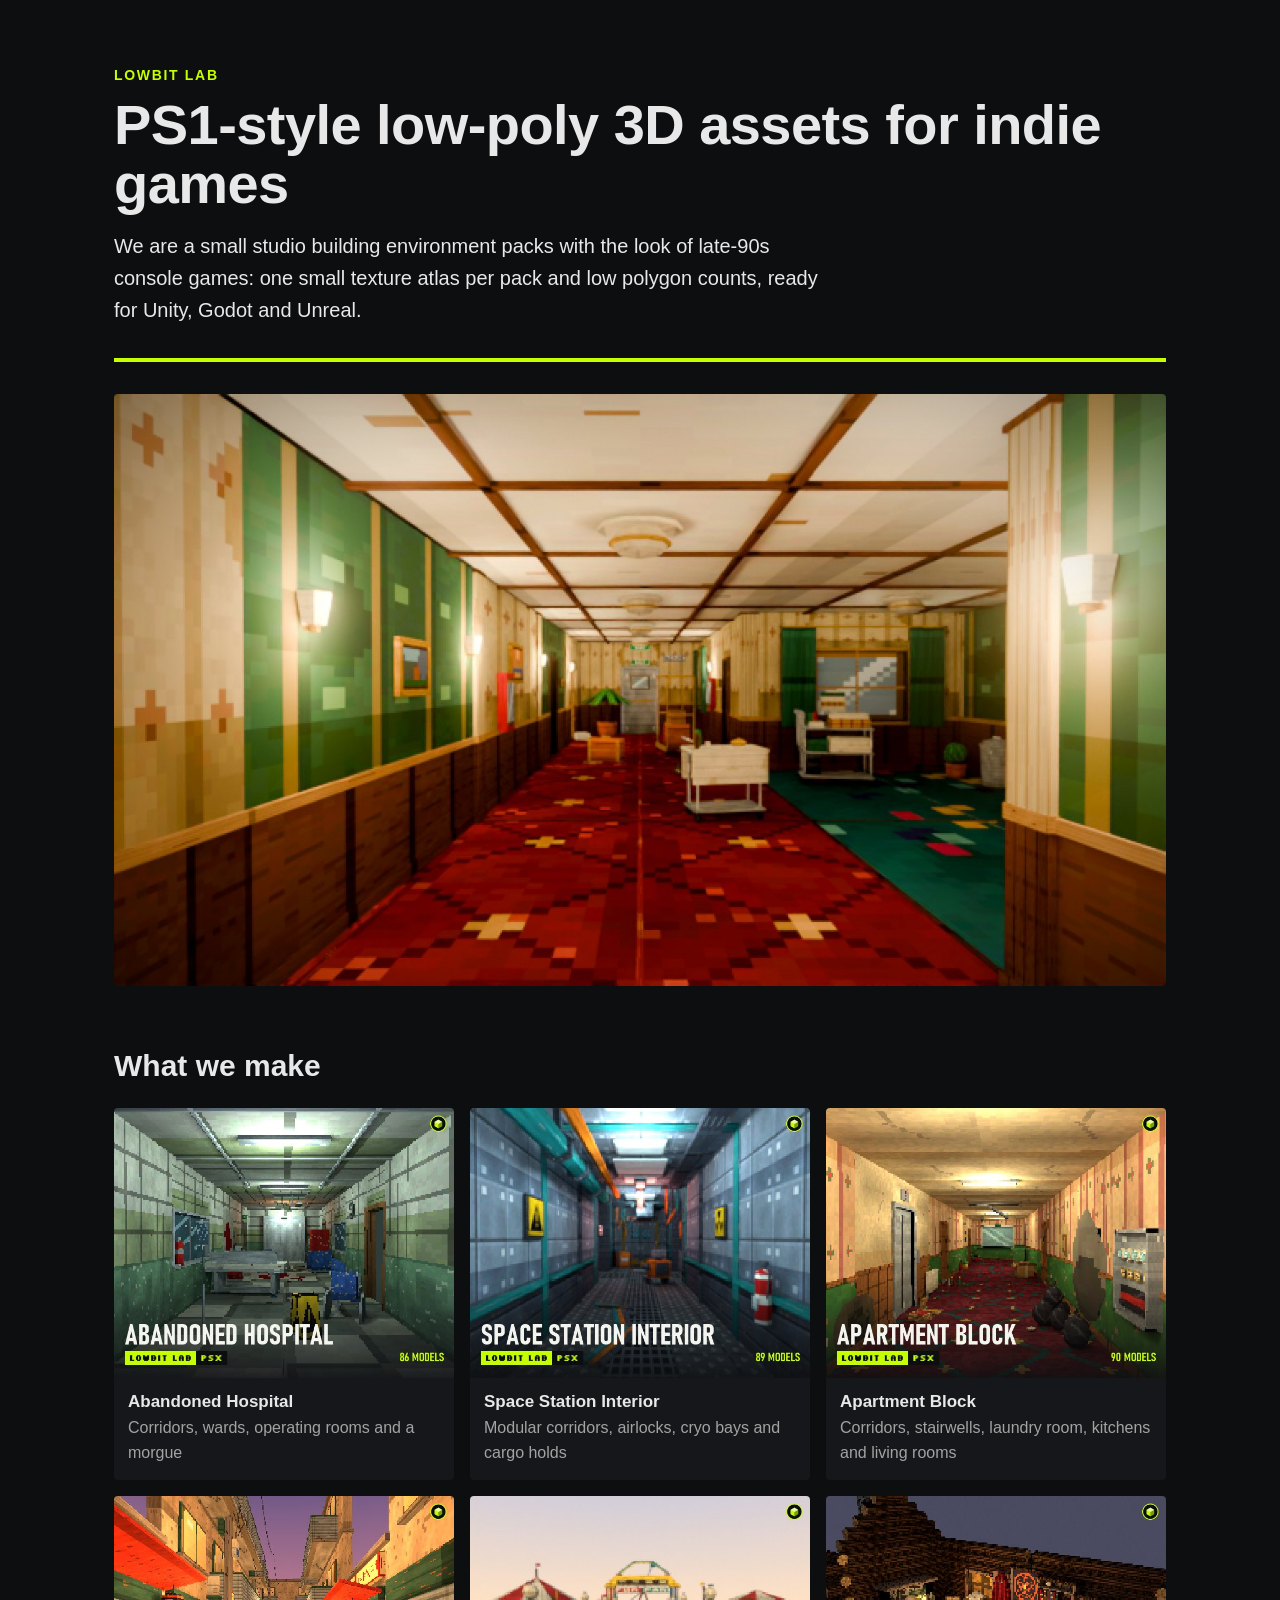
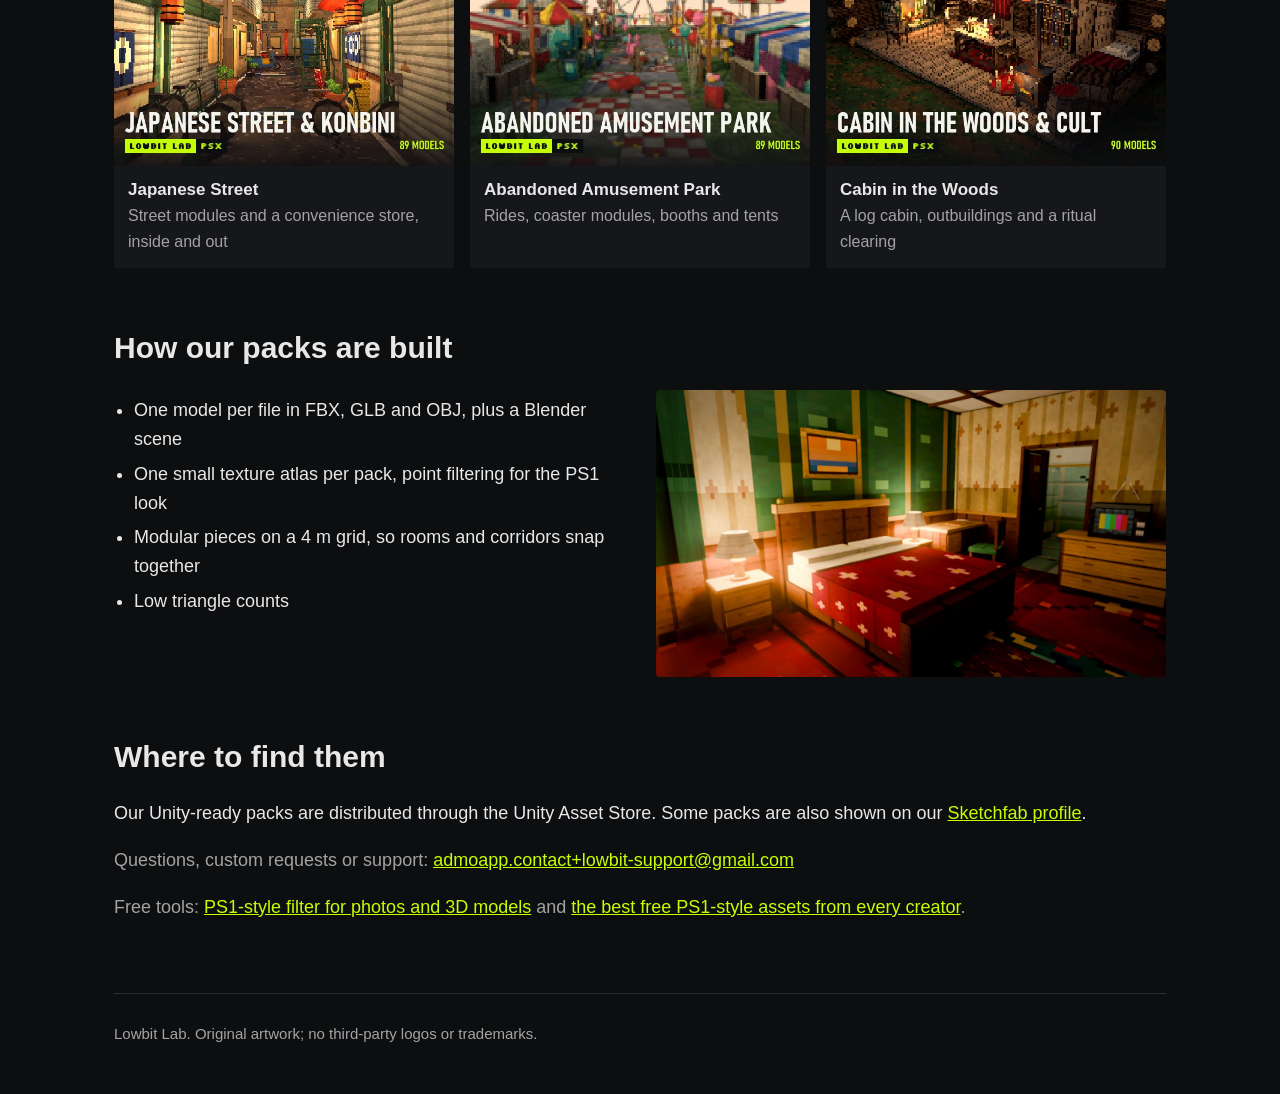
<file: index.html>
<!doctype html>
<html lang="en">
<head>
<meta charset="utf-8">
<meta name="viewport" content="width=device-width, initial-scale=1">
<title>Lowbit Lab - PS1-style low-poly 3D assets</title>
<meta name="description" content="Lowbit Lab is a small studio making PS1-style low-poly 3D environment packs for indie games: horror locations, retro interiors, towns and nature.">
<style>
  :root { --bg:#0d0e10; --panel:#16171a; --text:#e8e8e8; --muted:#a3a3a3; --accent:#c6ff00; }
  * { box-sizing:border-box; }
  body { margin:0; background:var(--bg); color:var(--text); font-family:"Segoe UI", Roboto, Helvetica, Arial, sans-serif; font-size:18px; line-height:1.6; }
  .wrap { max-width:1100px; margin:0 auto; padding:0 24px; }
  header { padding:64px 0 32px; border-bottom:4px solid var(--accent); }
  header .tag { color:var(--accent); font-weight:700; letter-spacing:.12em; font-size:14px; text-transform:uppercase; }
  h1 { font-size:56px; line-height:1.05; margin:10px 0 16px; letter-spacing:-.01em; }
  header p { max-width:720px; color:var(--text); font-size:20px; margin:0; }
  h2 { font-size:30px; margin:56px 0 18px; }
  .hero { margin-top:32px; }
  .hero img { width:100%; display:block; border-radius:4px; }
  .grid { display:grid; grid-template-columns:repeat(3, 1fr); gap:16px; }
  .grid figure { margin:0; background:var(--panel); border-radius:4px; overflow:hidden; }
  .grid img { width:100%; display:block; aspect-ratio:630/500; object-fit:cover; }
  .grid figcaption { padding:10px 14px 14px; font-size:16px; color:var(--muted); }
  .grid figcaption b { color:var(--text); display:block; font-size:17px; }
  .two { display:grid; grid-template-columns:1fr 1fr; gap:32px; }
  ul { padding-left:20px; margin:0; }
  li { margin:6px 0; }
  .note { color:var(--muted); }
  footer { margin:72px 0 0; padding:28px 0 48px; border-top:1px solid #2a2b2f; color:var(--muted); font-size:15px; }
  a { color:var(--accent); }
  @media (max-width:800px) { h1 { font-size:40px; } .grid { grid-template-columns:1fr 1fr; } .two { grid-template-columns:1fr; } }
</style>
</head>
<body>
<div class="wrap">
  <header>
    <div class="tag">Lowbit Lab</div>
    <h1>PS1-style low-poly 3D assets for indie games</h1>
    <p>We are a small studio building environment packs with the look of late-90s console games: one small texture atlas per pack and low polygon counts, ready for Unity, Godot and Unreal.</p>
  </header>

  <div class="hero"><img src="img/hotel_corridor.jpg" alt="Retro hotel corridor built from our PS1-style models"></div>

  <h2>What we make</h2>
  <div class="grid">
    <figure><img src="img/hospital.jpg" alt="Abandoned hospital pack"><figcaption><b>Abandoned Hospital</b>Corridors, wards, operating rooms and a morgue</figcaption></figure>
    <figure><img src="img/space_station.jpg" alt="Space station interior pack"><figcaption><b>Space Station Interior</b>Modular corridors, airlocks, cryo bays and cargo holds</figcaption></figure>
    <figure><img src="img/apartment.jpg" alt="Apartment block pack"><figcaption><b>Apartment Block</b>Corridors, stairwells, laundry room, kitchens and living rooms</figcaption></figure>
    <figure><img src="img/japanese_street.jpg" alt="Japanese street pack"><figcaption><b>Japanese Street</b>Street modules and a convenience store, inside and out</figcaption></figure>
    <figure><img src="img/amusement_park.jpg" alt="Abandoned amusement park pack"><figcaption><b>Abandoned Amusement Park</b>Rides, coaster modules, booths and tents</figcaption></figure>
    <figure><img src="img/cabin.jpg" alt="Cabin in the woods pack"><figcaption><b>Cabin in the Woods</b>A log cabin, outbuildings and a ritual clearing</figcaption></figure>
  </div>

  <h2>How our packs are built</h2>
  <div class="two">
    <ul>
      <li>One model per file in FBX, GLB and OBJ, plus a Blender scene</li>
      <li>One small texture atlas per pack, point filtering for the PS1 look</li>
      <li>Modular pieces on a 4 m grid, so rooms and corridors snap together</li>
      <li>Low triangle counts</li>
    </ul>
    <div><img src="img/hotel_room.jpg" alt="Hotel guest room built from our models" style="width:100%;border-radius:4px;display:block"></div>
  </div>

  <h2>Where to find them</h2>
  <p>Our Unity-ready packs are distributed through the Unity Asset Store. Some packs are also shown on our <a href="https://sketchfab.com/LowbitLab">Sketchfab profile</a>.</p>
  <p class="note">Questions, custom requests or support: <a href="mailto:admoapp.contact+lowbit-support@gmail.com">admoapp.contact+lowbit-support@gmail.com</a></p>

  <p class="note">Free tools: <a href="ps1ify/">PS1-style filter for photos and 3D models</a> and <a href="free-ps1-assets/">the best free PS1-style assets from every creator</a>.</p>

  <footer>Lowbit Lab. Original artwork; no third-party logos or trademarks.</footer>
</div>
</body>
</html>
</file>
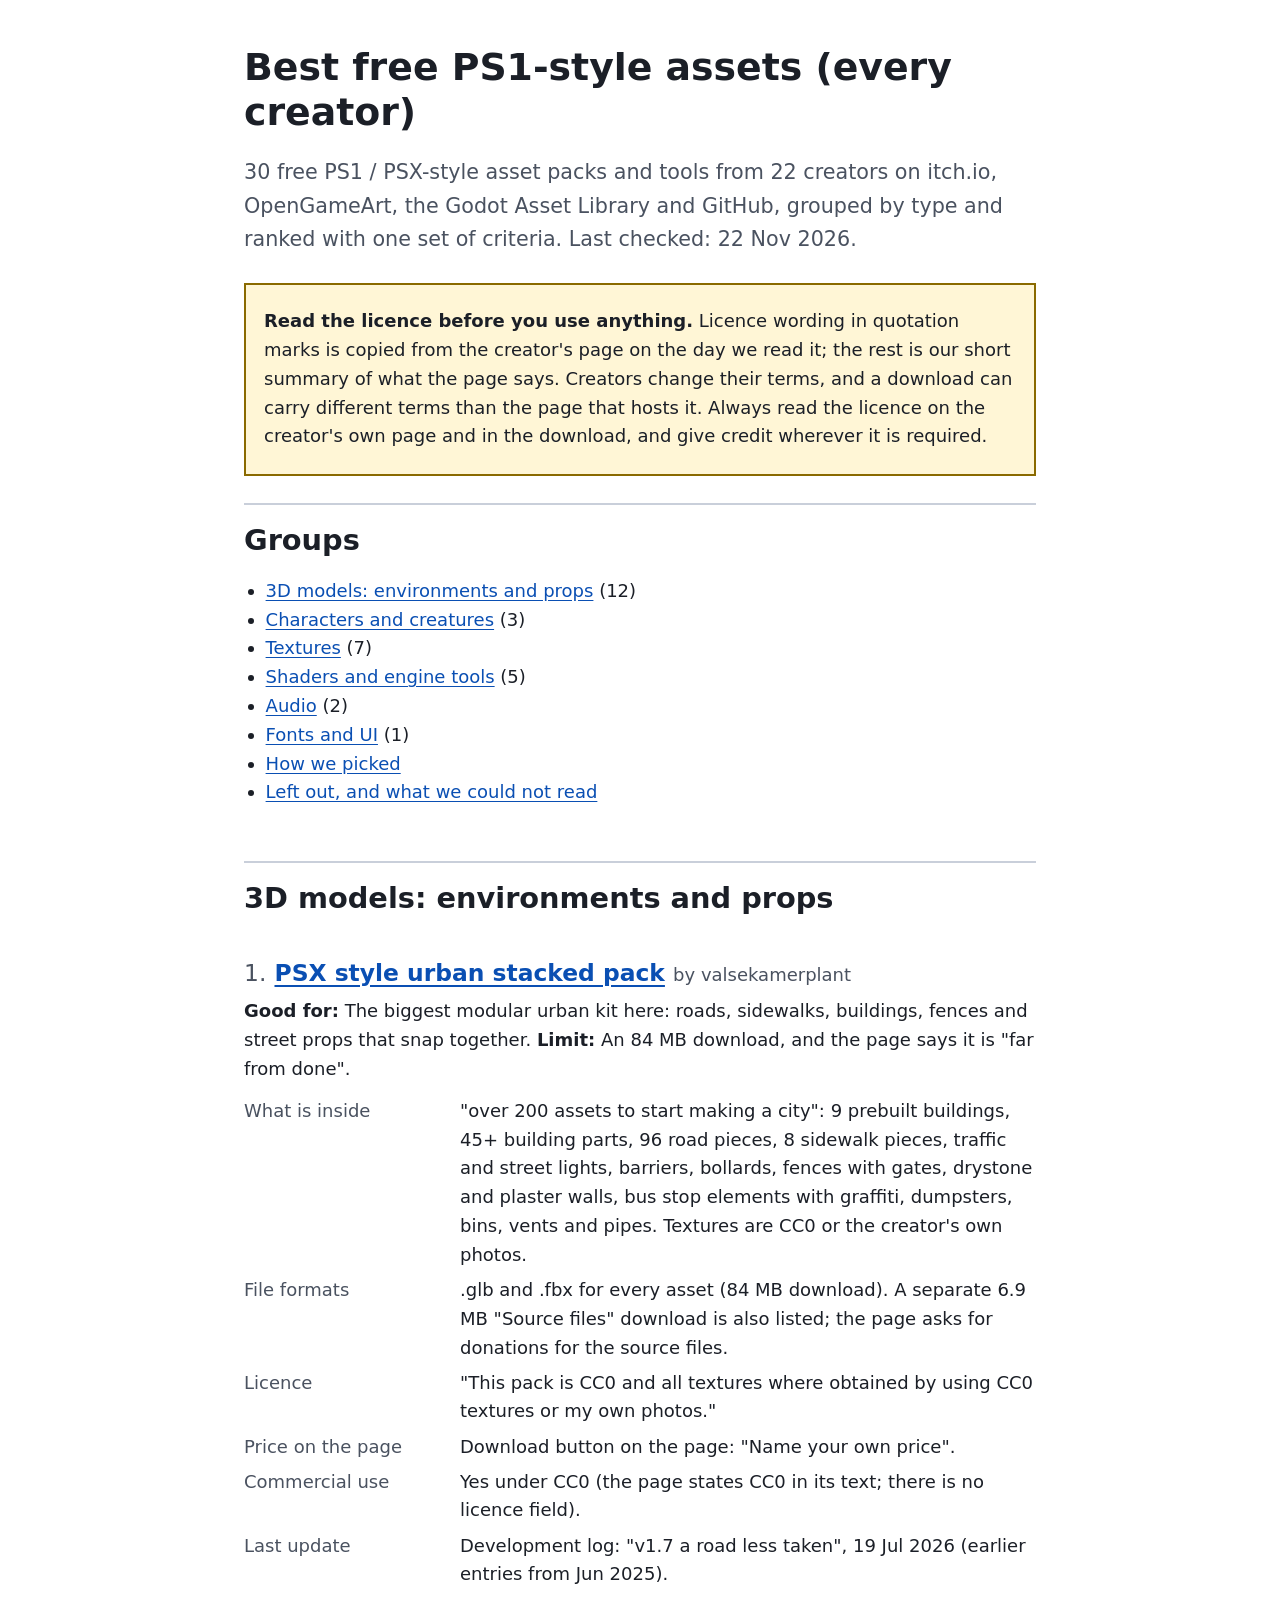
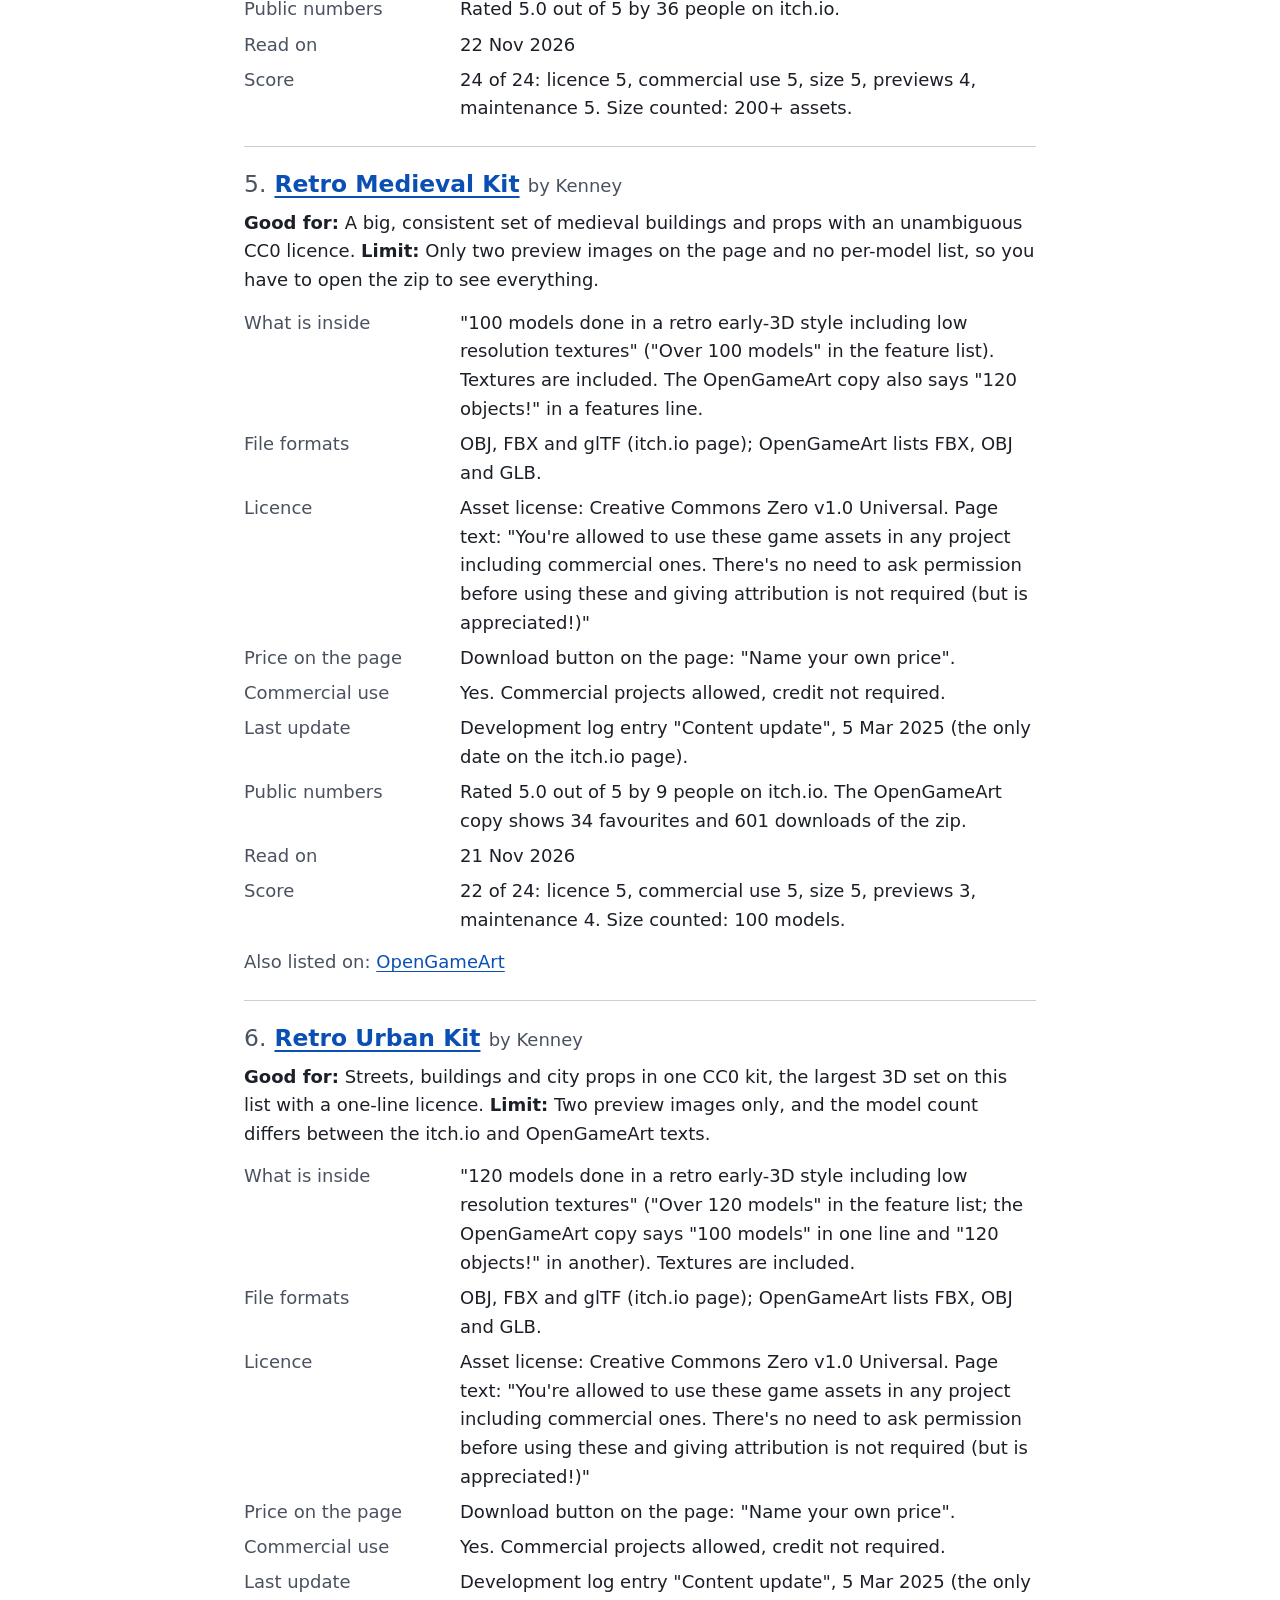
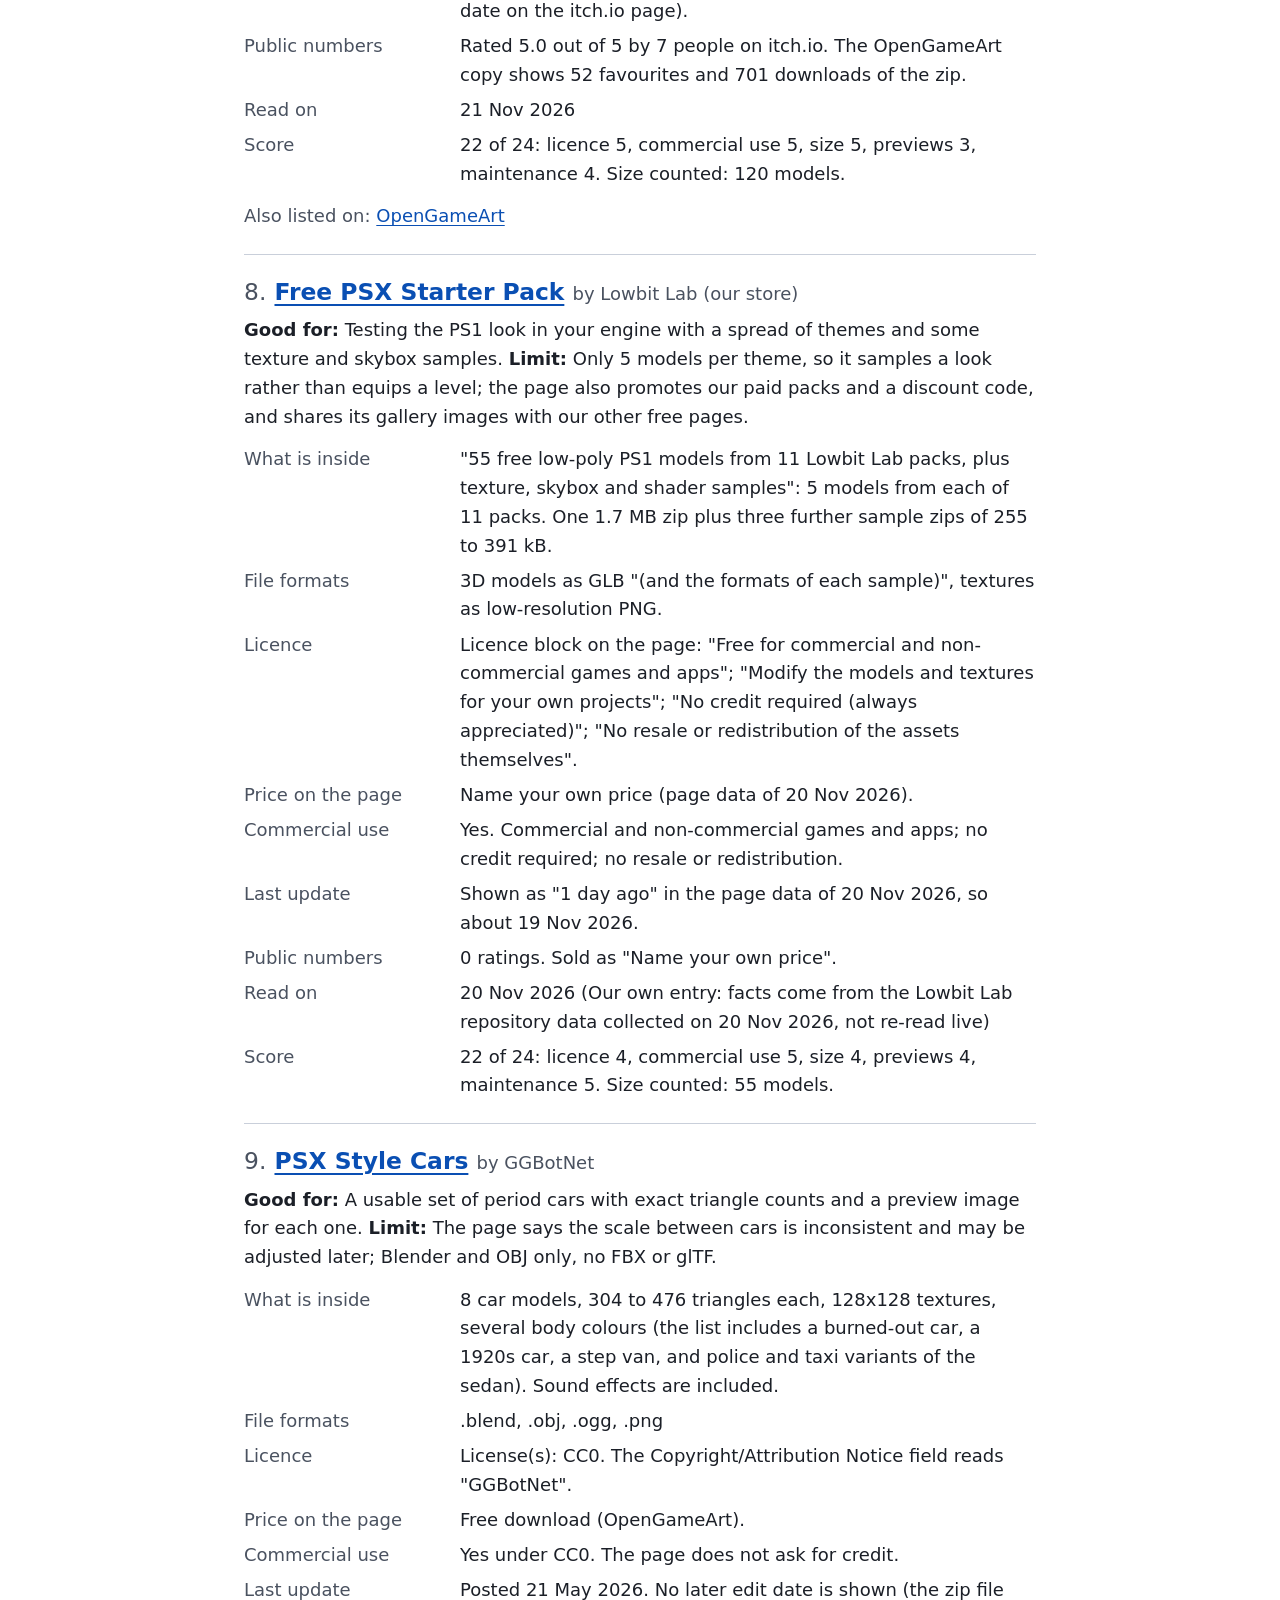
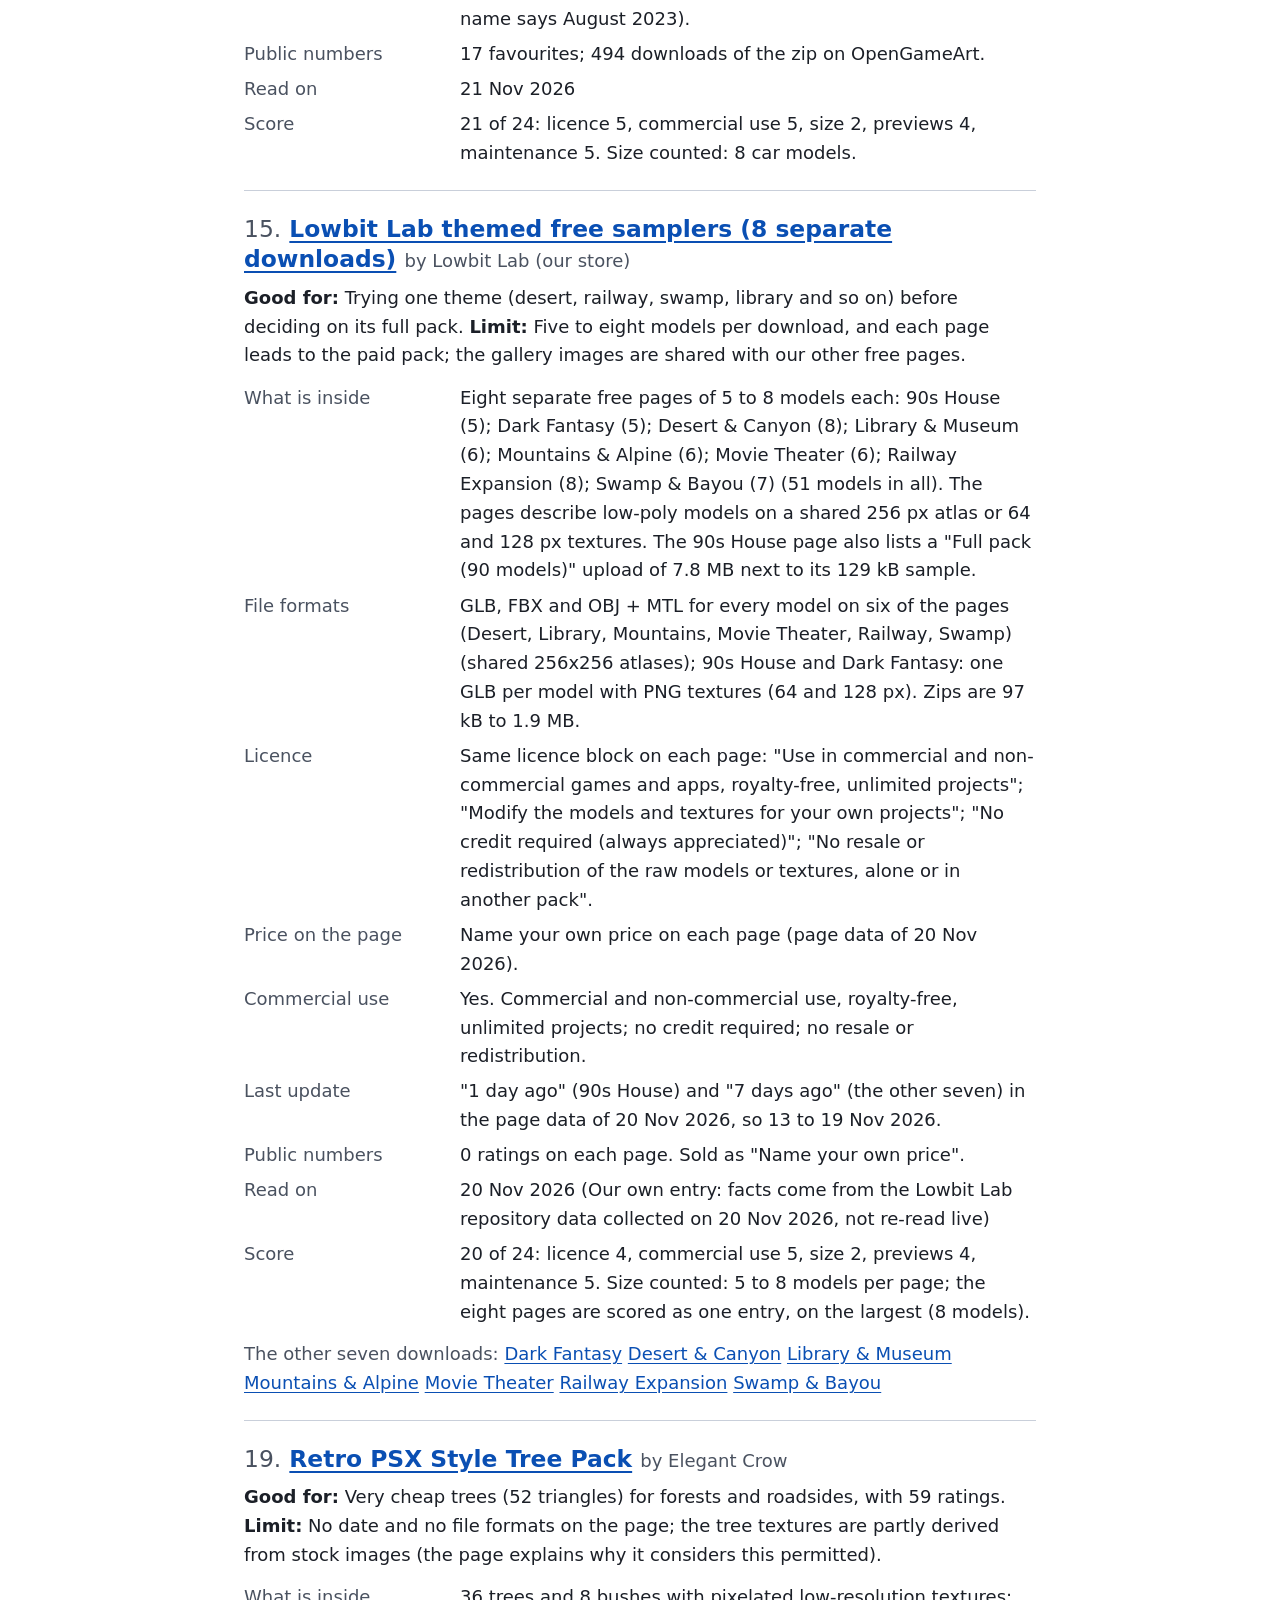
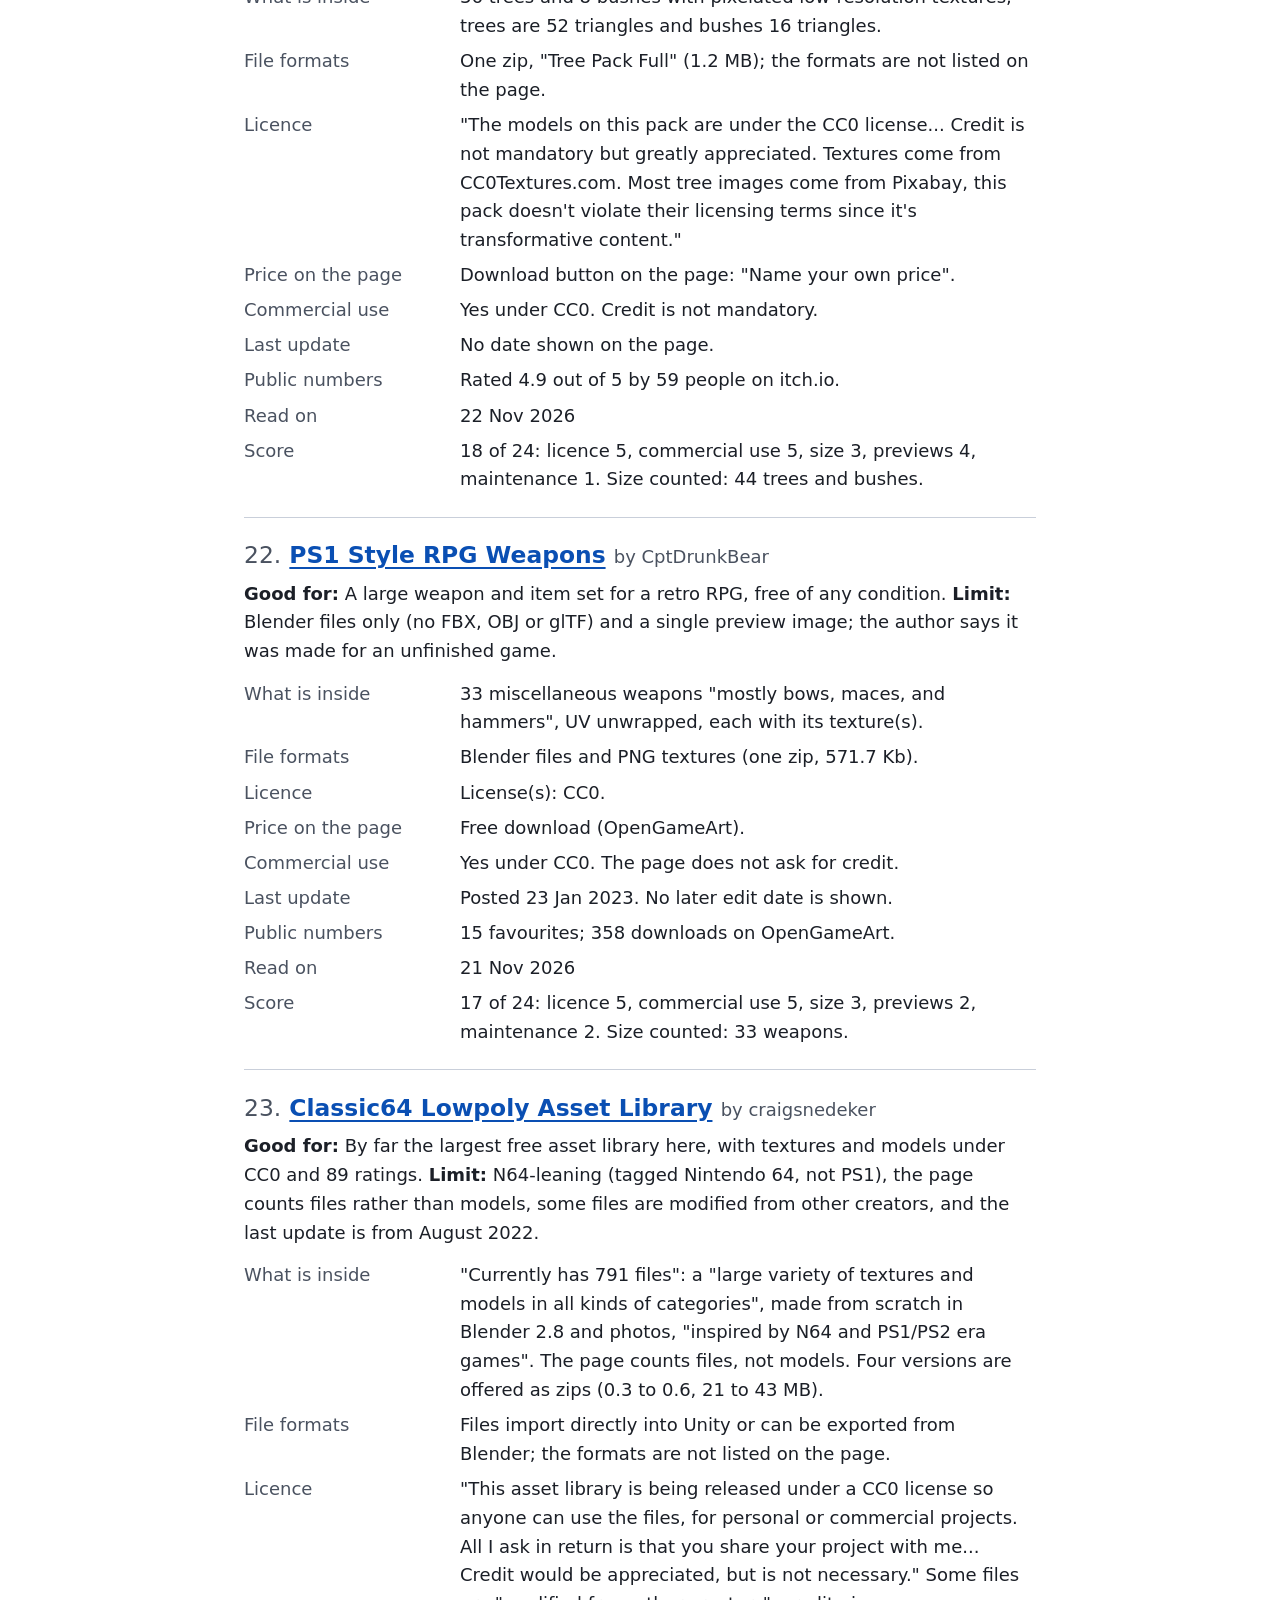
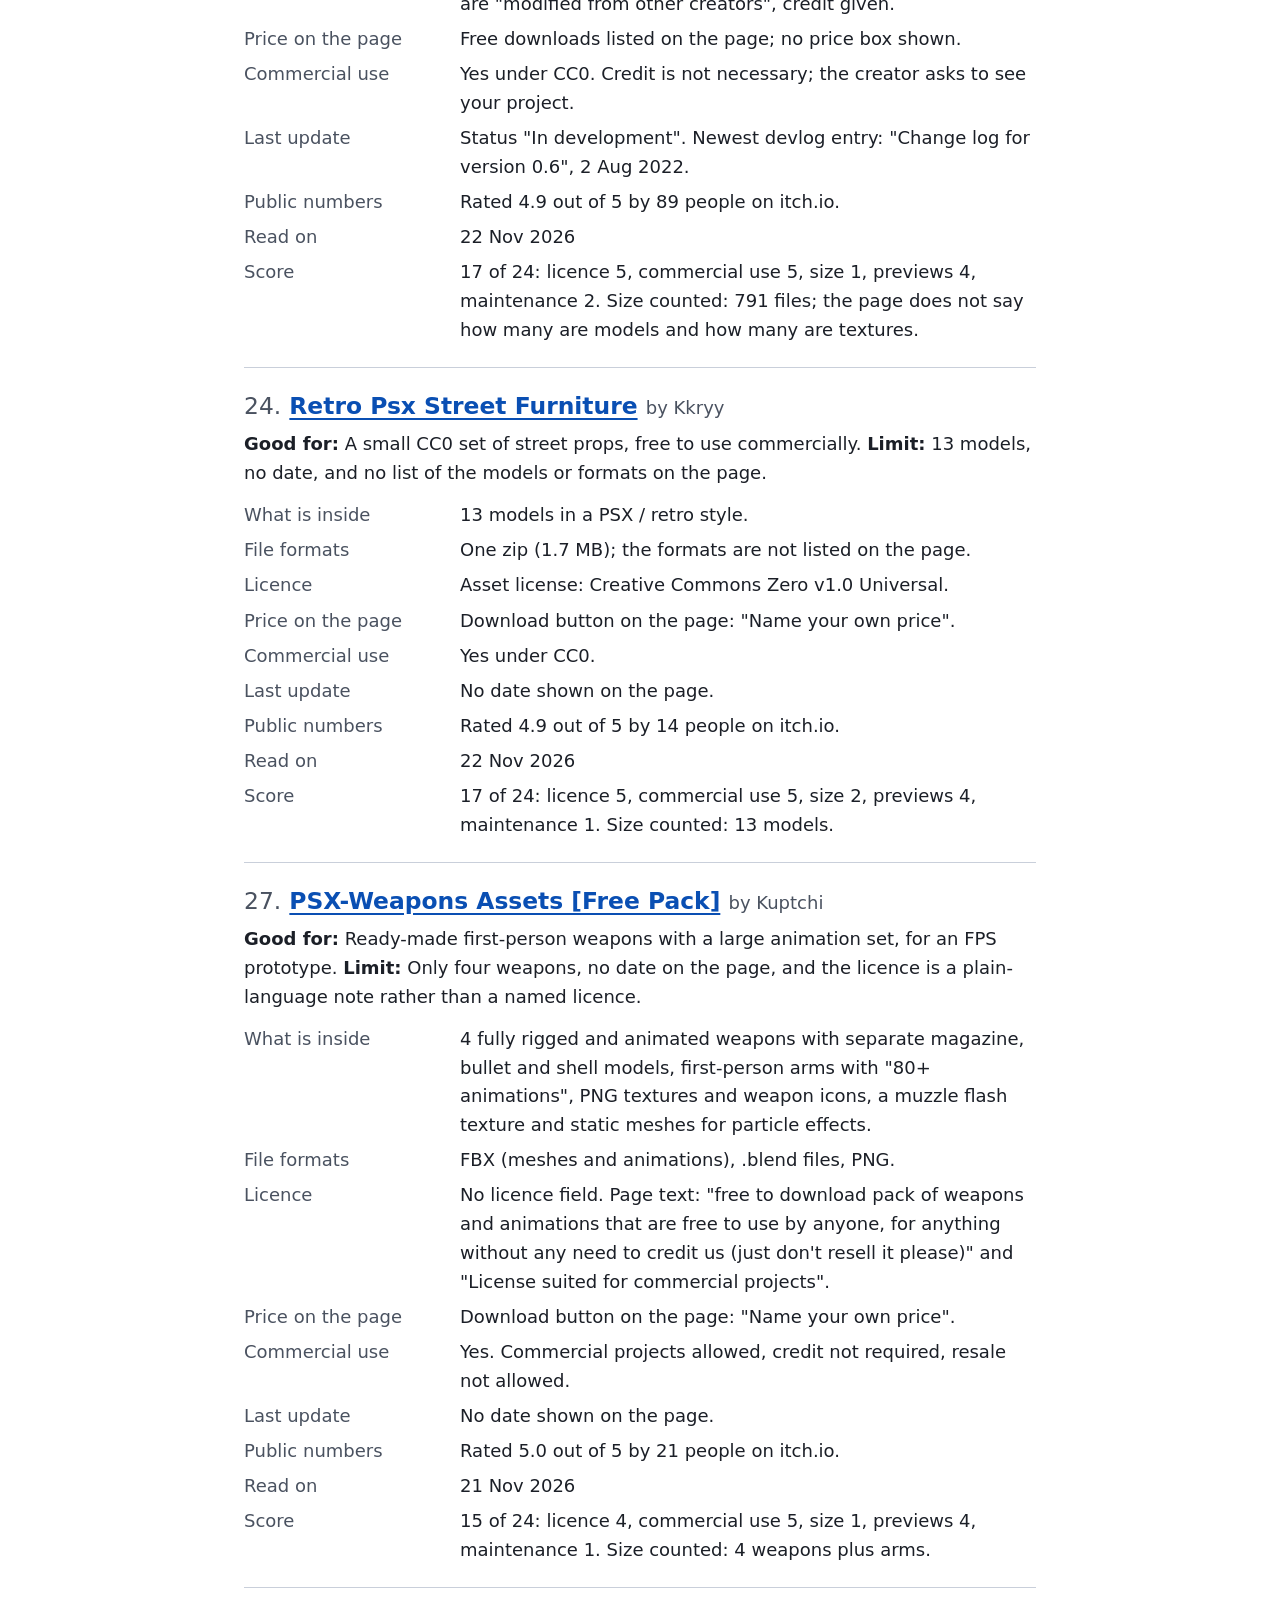
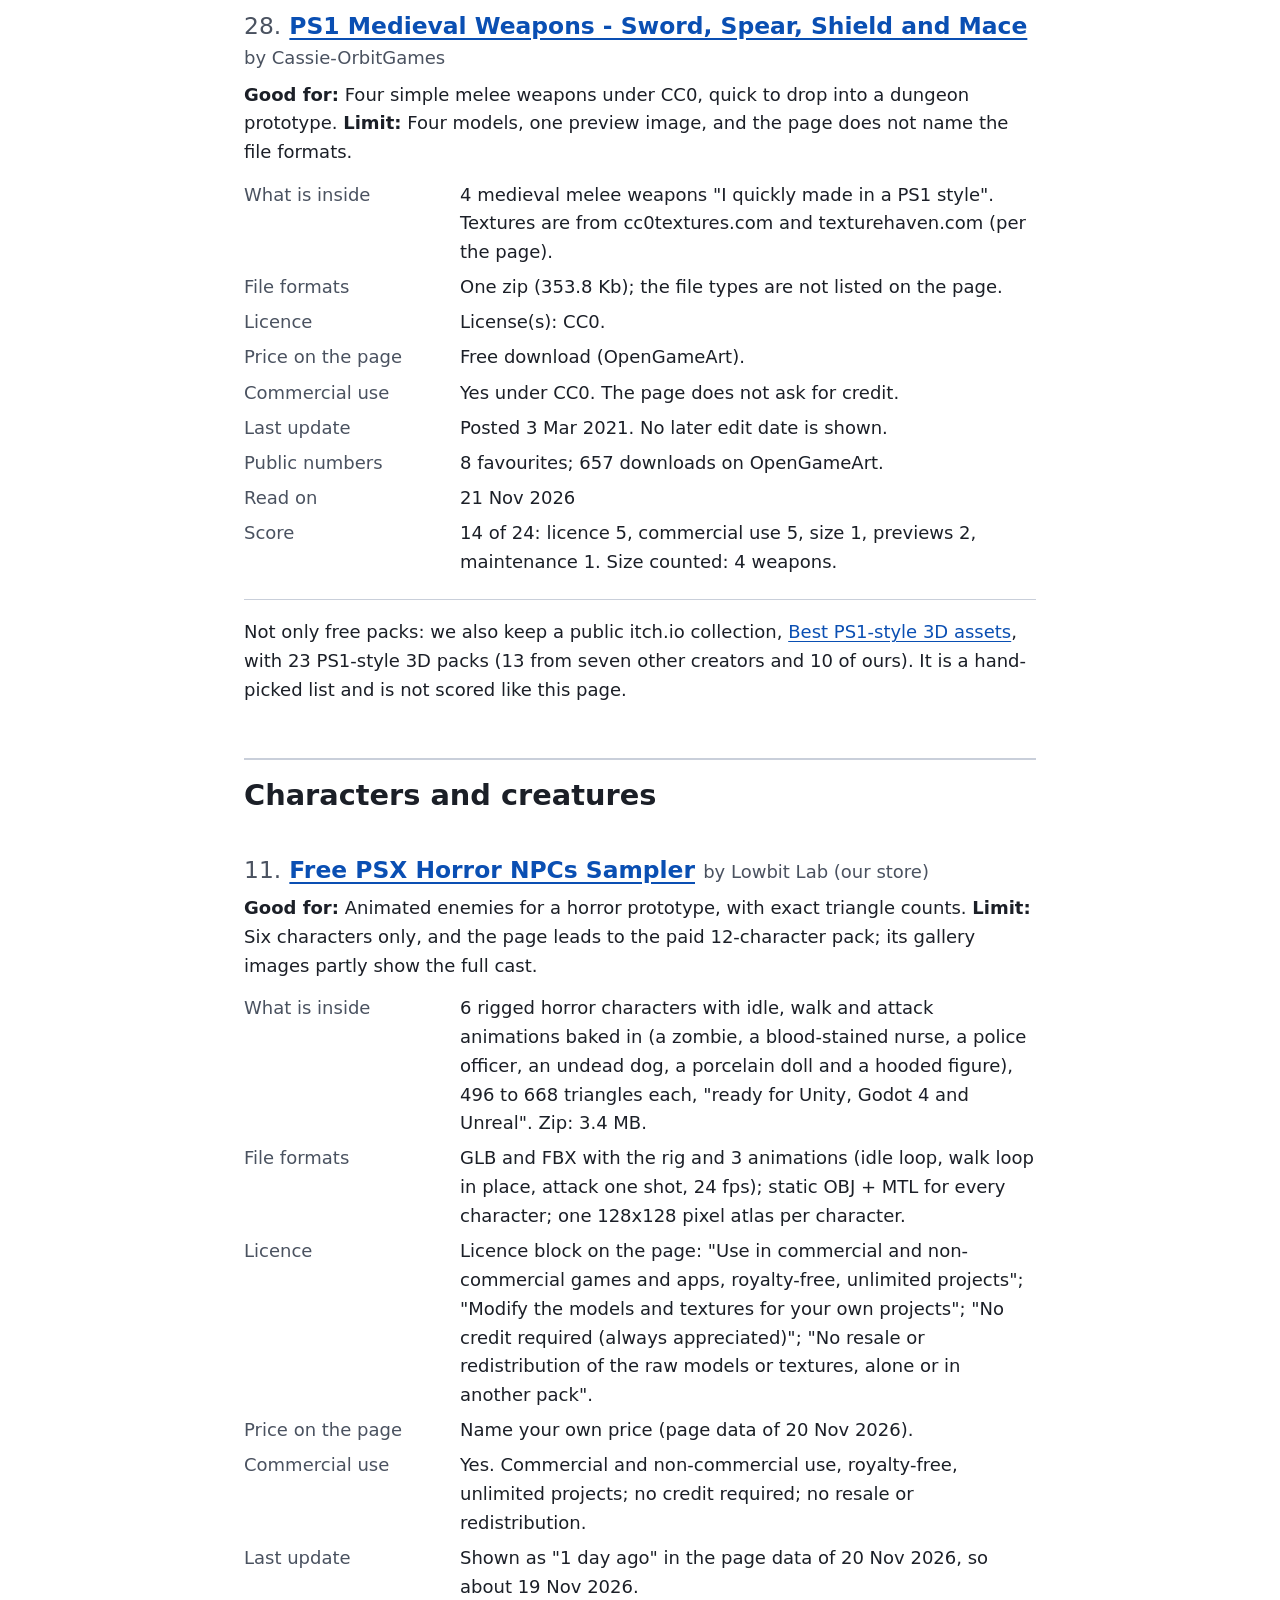
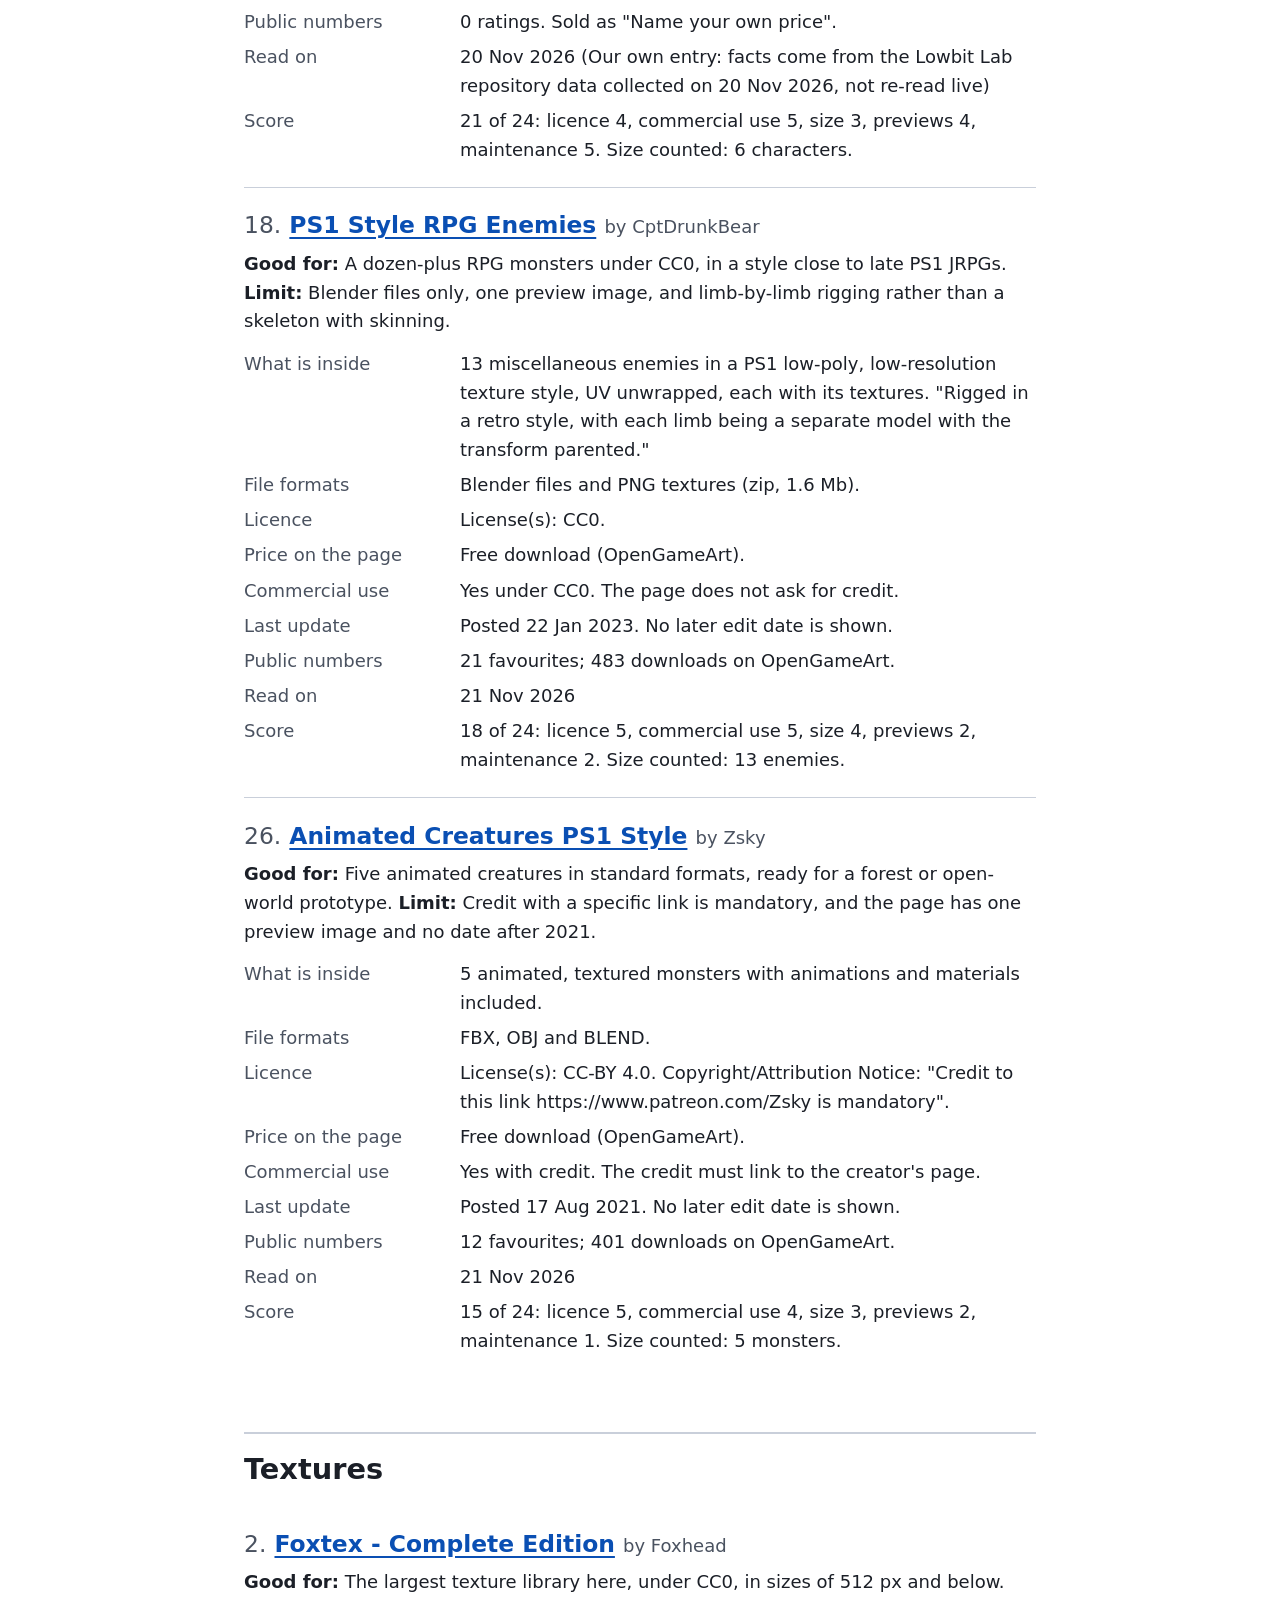
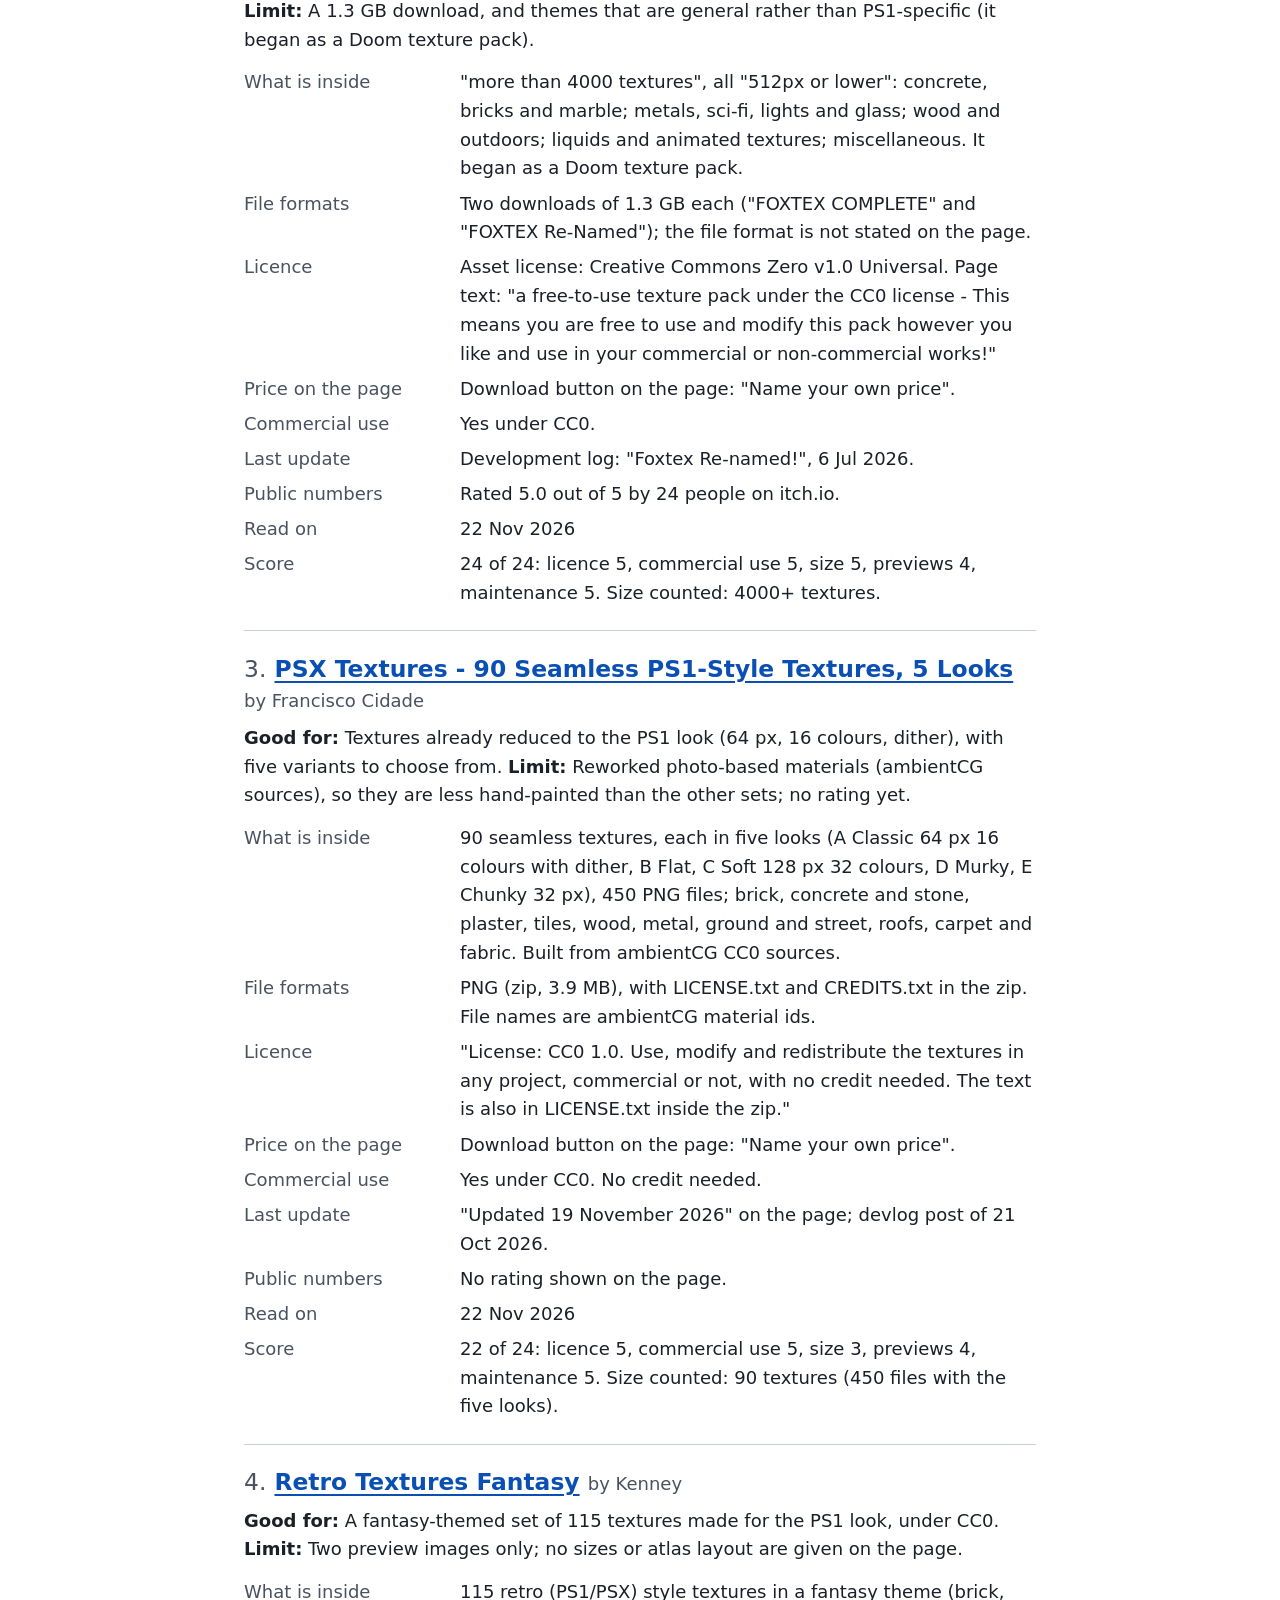
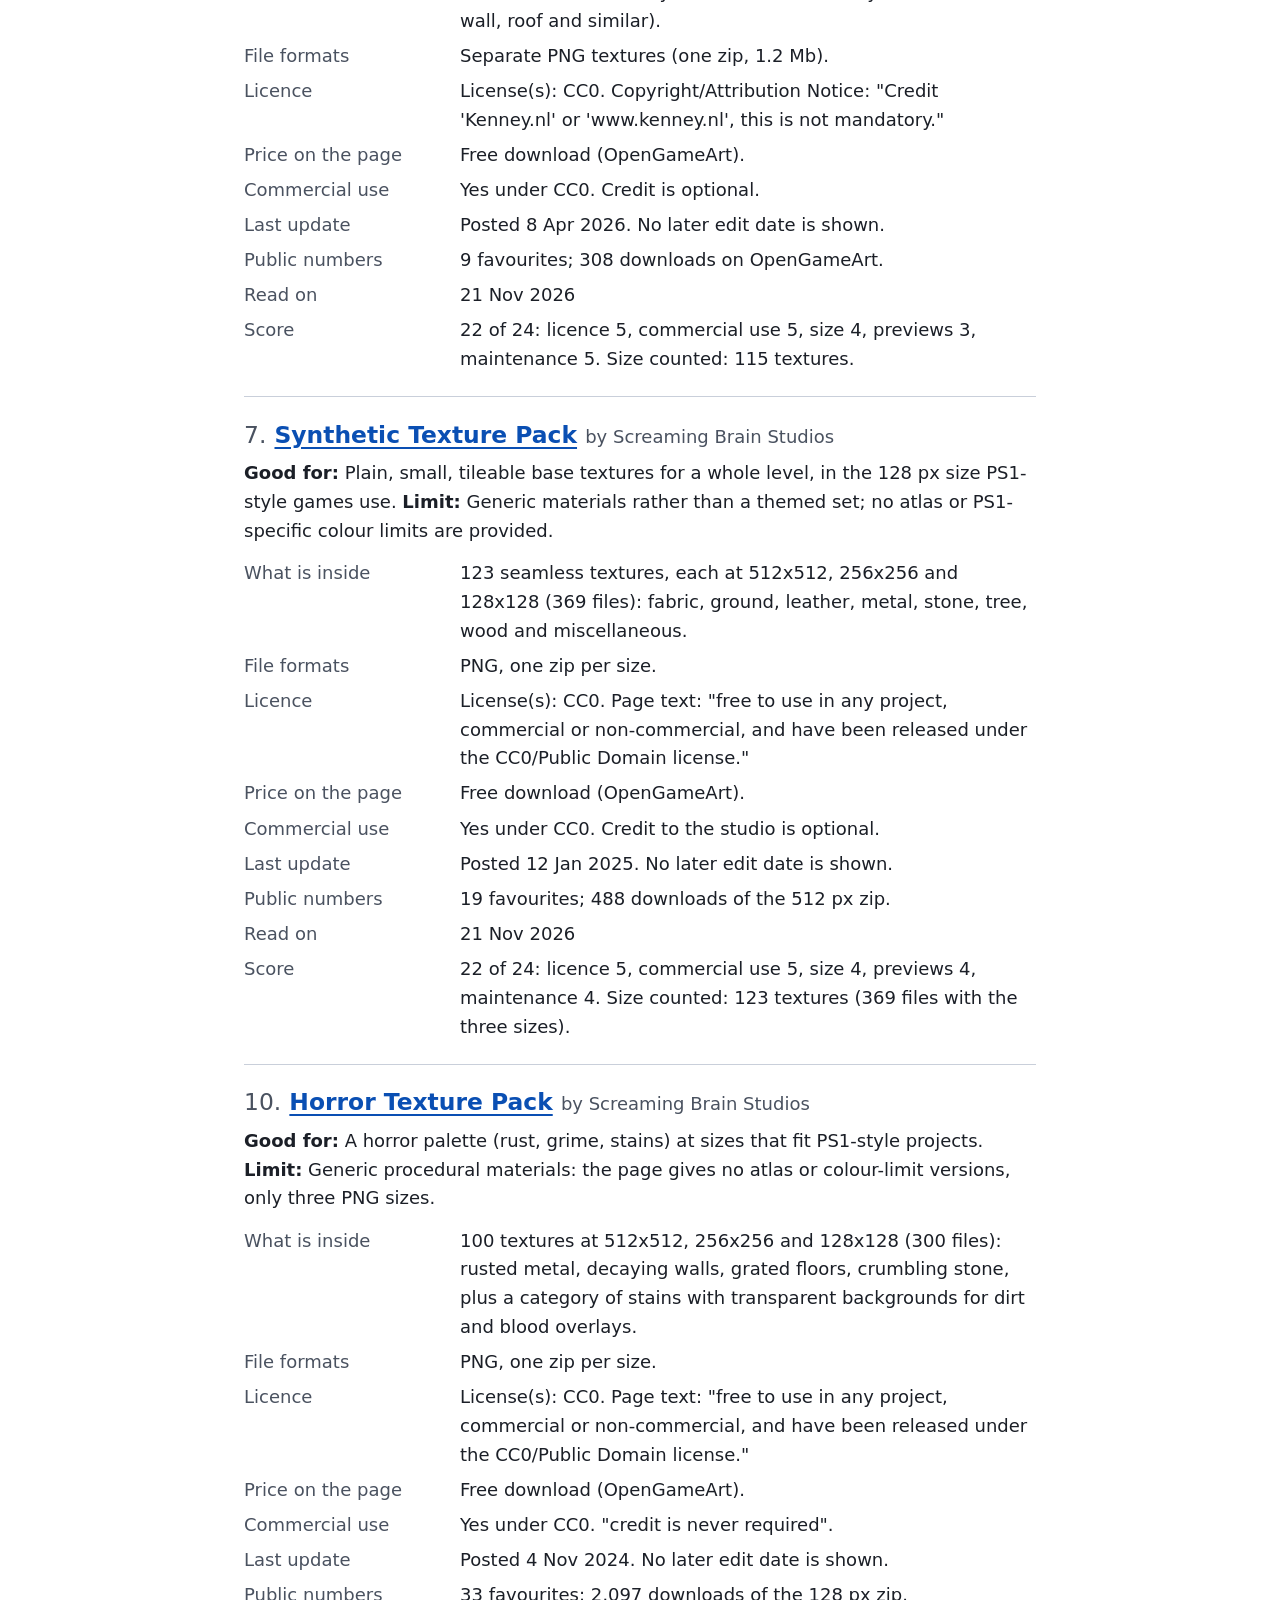
<file: free-ps1-assets/index.html>
<!doctype html>
<html lang="en">
<head>
<meta charset="utf-8">
<meta name="viewport" content="width=device-width, initial-scale=1">
<title>Best free PS1-style assets (every creator)</title>
<meta name="description" content="A checked list of free PS1 / PSX low-poly 3D models, characters, textures, shaders and audio from every creator, with licences copied from each page.">

<link rel="canonical" href="https://lowbitlab.github.io/free-ps1-assets/">
<meta property="og:type" content="website">
<meta property="og:site_name" content="Lowbit Lab">
<meta property="og:title" content="Best free PS1-style assets (every creator)">
<meta property="og:description" content="A checked list of free PS1 / PSX low-poly 3D models, characters, textures, shaders and audio from every creator, with licences copied from each page.">
<meta property="og:url" content="https://lowbitlab.github.io/free-ps1-assets/">
<meta property="og:image" content="https://lowbitlab.github.io/free-ps1-assets/og-image.png">
<meta property="og:image:width" content="1200">
<meta property="og:image:height" content="630">
<meta property="og:image:alt" content="A low-poly PS1-style swamp scene (a stilt house, trees, a dock and boats) beside the title &quot;Best free PS1-style assets&quot;.">
<meta name="twitter:card" content="summary_large_image">
<meta name="twitter:title" content="Best free PS1-style assets (every creator)">
<meta name="twitter:description" content="A checked list of free PS1 / PSX low-poly 3D models, characters, textures, shaders and audio from every creator, with licences copied from each page.">
<meta name="twitter:image" content="https://lowbitlab.github.io/free-ps1-assets/og-image.png">
<link rel="stylesheet" href="style.css">
</head>
<body>
<main>
<header>
<h1>Best free PS1-style assets (every creator)</h1>
<p class="lead">30 free PS1 / PSX-style asset packs and tools from 22 creators on itch.io, OpenGameArt, the Godot Asset Library and GitHub, grouped by type and ranked with one set of criteria. Last checked: <time datetime="2026-11-22">22 Nov 2026</time>.</p>
</header>

<aside class="warning" role="note">
<p><strong>Read the licence before you use anything.</strong> Licence wording in quotation marks is copied from the creator's page on the day we read it; the rest is our short summary of what the page says. Creators change their terms, and a download can carry different terms than the page that hosts it. Always read the licence on the creator's own page and in the download, and give credit wherever it is required.</p>
</aside>

<nav aria-label="Groups">
<h2>Groups</h2>
<ul>
<li><a href="#cat-3d">3D models: environments and props</a> (12)</li><li><a href="#cat-characters">Characters and creatures</a> (3)</li><li><a href="#cat-textures">Textures</a> (7)</li><li><a href="#cat-shaders">Shaders and engine tools</a> (5)</li><li><a href="#cat-audio">Audio</a> (2)</li><li><a href="#cat-ui">Fonts and UI</a> (1)</li>
<li><a href="#how">How we picked</a></li>
<li><a href="#left-out">Left out, and what we could not read</a></li>
</ul>
</nav>

<section id="cat-3d">
<h2>3D models: environments and props</h2>
<article class="entry" id="valsekamerplant-urban-stacked-pack">
<h3><span class="rank">1.</span> <a href="https://valsekamerplant.itch.io/psx-style-urban-stacked-pack" rel="noopener">PSX style urban stacked pack</a> <span class="by">by valsekamerplant</span></h3>
<p class="verdict"><strong>Good for:</strong> The biggest modular urban kit here: roads, sidewalks, buildings, fences and street props that snap together. <strong>Limit:</strong> An 84 MB download, and the page says it is &quot;far from done&quot;.</p>
<dl><dt>What is inside</dt><dd>&quot;over 200 assets to start making a city&quot;: 9 prebuilt buildings, 45+ building parts, 96 road pieces, 8 sidewalk pieces, traffic and street lights, barriers, bollards, fences with gates, drystone and plaster walls, bus stop elements with graffiti, dumpsters, bins, vents and pipes. Textures are CC0 or the creator&#x27;s own photos.</dd><dt>File formats</dt><dd>.glb and .fbx for every asset (84 MB download). A separate 6.9 MB &quot;Source files&quot; download is also listed; the page asks for donations for the source files.</dd><dt>Licence</dt><dd>&quot;This pack is CC0 and all textures where obtained by using CC0 textures or my own photos.&quot;</dd><dt>Price on the page</dt><dd>Download button on the page: &quot;Name your own price&quot;.</dd><dt>Commercial use</dt><dd>Yes under CC0 (the page states CC0 in its text; there is no licence field).</dd><dt>Last update</dt><dd>Development log: &quot;v1.7 a road less taken&quot;, 19 Jul 2026 (earlier entries from Jun 2025).</dd><dt>Public numbers</dt><dd>Rated 5.0 out of 5 by 36 people on itch.io.</dd><dt>Read on</dt><dd>22 Nov 2026</dd><dt>Score</dt><dd>24 of 24: licence 5, commercial use 5, size 5, previews 4, maintenance 5. Size counted: 200+ assets.</dd></dl>
</article>
<article class="entry" id="kenney-retro-medieval-kit">
<h3><span class="rank">5.</span> <a href="https://kenney-assets.itch.io/retro-medieval-kit" rel="noopener">Retro Medieval Kit</a> <span class="by">by Kenney</span></h3>
<p class="verdict"><strong>Good for:</strong> A big, consistent set of medieval buildings and props with an unambiguous CC0 licence. <strong>Limit:</strong> Only two preview images on the page and no per-model list, so you have to open the zip to see everything.</p>
<dl><dt>What is inside</dt><dd>&quot;100 models done in a retro early-3D style including low resolution textures&quot; (&quot;Over 100 models&quot; in the feature list). Textures are included. The OpenGameArt copy also says &quot;120 objects!&quot; in a features line.</dd><dt>File formats</dt><dd>OBJ, FBX and glTF (itch.io page); OpenGameArt lists FBX, OBJ and GLB.</dd><dt>Licence</dt><dd>Asset license: Creative Commons Zero v1.0 Universal. Page text: &quot;You&#x27;re allowed to use these game assets in any project including commercial ones. There&#x27;s no need to ask permission before using these and giving attribution is not required (but is appreciated!)&quot;</dd><dt>Price on the page</dt><dd>Download button on the page: &quot;Name your own price&quot;.</dd><dt>Commercial use</dt><dd>Yes. Commercial projects allowed, credit not required.</dd><dt>Last update</dt><dd>Development log entry &quot;Content update&quot;, 5 Mar 2025 (the only date on the itch.io page).</dd><dt>Public numbers</dt><dd>Rated 5.0 out of 5 by 9 people on itch.io. The OpenGameArt copy shows 34 favourites and 601 downloads of the zip.</dd><dt>Read on</dt><dd>21 Nov 2026</dd><dt>Score</dt><dd>22 of 24: licence 5, commercial use 5, size 5, previews 3, maintenance 4. Size counted: 100 models.</dd></dl>
<p class="also">Also listed on: <a href="https://opengameart.org/content/retro-medieval-kit" rel="noopener">OpenGameArt</a></p>
</article>
<article class="entry" id="kenney-retro-urban-kit">
<h3><span class="rank">6.</span> <a href="https://kenney-assets.itch.io/retro-urban-kit" rel="noopener">Retro Urban Kit</a> <span class="by">by Kenney</span></h3>
<p class="verdict"><strong>Good for:</strong> Streets, buildings and city props in one CC0 kit, the largest 3D set on this list with a one-line licence. <strong>Limit:</strong> Two preview images only, and the model count differs between the itch.io and OpenGameArt texts.</p>
<dl><dt>What is inside</dt><dd>&quot;120 models done in a retro early-3D style including low resolution textures&quot; (&quot;Over 120 models&quot; in the feature list; the OpenGameArt copy says &quot;100 models&quot; in one line and &quot;120 objects!&quot; in another). Textures are included.</dd><dt>File formats</dt><dd>OBJ, FBX and glTF (itch.io page); OpenGameArt lists FBX, OBJ and GLB.</dd><dt>Licence</dt><dd>Asset license: Creative Commons Zero v1.0 Universal. Page text: &quot;You&#x27;re allowed to use these game assets in any project including commercial ones. There&#x27;s no need to ask permission before using these and giving attribution is not required (but is appreciated!)&quot;</dd><dt>Price on the page</dt><dd>Download button on the page: &quot;Name your own price&quot;.</dd><dt>Commercial use</dt><dd>Yes. Commercial projects allowed, credit not required.</dd><dt>Last update</dt><dd>Development log entry &quot;Content update&quot;, 5 Mar 2025 (the only date on the itch.io page).</dd><dt>Public numbers</dt><dd>Rated 5.0 out of 5 by 7 people on itch.io. The OpenGameArt copy shows 52 favourites and 701 downloads of the zip.</dd><dt>Read on</dt><dd>21 Nov 2026</dd><dt>Score</dt><dd>22 of 24: licence 5, commercial use 5, size 5, previews 3, maintenance 4. Size counted: 120 models.</dd></dl>
<p class="also">Also listed on: <a href="https://opengameart.org/content/retro-urban-kit" rel="noopener">OpenGameArt</a></p>
</article>
<article class="entry" id="lowbit-free-psx-starter-pack">
<h3><span class="rank">8.</span> <a href="https://lowbitlab.itch.io/free-psx-starter-pack" rel="noopener">Free PSX Starter Pack</a> <span class="by">by Lowbit Lab (our store)</span></h3>
<p class="verdict"><strong>Good for:</strong> Testing the PS1 look in your engine with a spread of themes and some texture and skybox samples. <strong>Limit:</strong> Only 5 models per theme, so it samples a look rather than equips a level; the page also promotes our paid packs and a discount code, and shares its gallery images with our other free pages.</p>
<dl><dt>What is inside</dt><dd>&quot;55 free low-poly PS1 models from 11 Lowbit Lab packs, plus texture, skybox and shader samples&quot;: 5 models from each of 11 packs. One 1.7 MB zip plus three further sample zips of 255 to 391 kB.</dd><dt>File formats</dt><dd>3D models as GLB &quot;(and the formats of each sample)&quot;, textures as low-resolution PNG.</dd><dt>Licence</dt><dd>Licence block on the page: &quot;Free for commercial and non-commercial games and apps&quot;; &quot;Modify the models and textures for your own projects&quot;; &quot;No credit required (always appreciated)&quot;; &quot;No resale or redistribution of the assets themselves&quot;.</dd><dt>Price on the page</dt><dd>Name your own price (page data of 20 Nov 2026).</dd><dt>Commercial use</dt><dd>Yes. Commercial and non-commercial games and apps; no credit required; no resale or redistribution.</dd><dt>Last update</dt><dd>Shown as &quot;1 day ago&quot; in the page data of 20 Nov 2026, so about 19 Nov 2026.</dd><dt>Public numbers</dt><dd>0 ratings. Sold as &quot;Name your own price&quot;.</dd><dt>Read on</dt><dd>20 Nov 2026 (Our own entry: facts come from the Lowbit Lab repository data collected on 20 Nov 2026, not re-read live)</dd><dt>Score</dt><dd>22 of 24: licence 4, commercial use 5, size 4, previews 4, maintenance 5. Size counted: 55 models.</dd></dl>
</article>
<article class="entry" id="ggbotnet-psx-style-cars">
<h3><span class="rank">9.</span> <a href="https://opengameart.org/content/psx-style-cars" rel="noopener">PSX Style Cars</a> <span class="by">by GGBotNet</span></h3>
<p class="verdict"><strong>Good for:</strong> A usable set of period cars with exact triangle counts and a preview image for each one. <strong>Limit:</strong> The page says the scale between cars is inconsistent and may be adjusted later; Blender and OBJ only, no FBX or glTF.</p>
<dl><dt>What is inside</dt><dd>8 car models, 304 to 476 triangles each, 128x128 textures, several body colours (the list includes a burned-out car, a 1920s car, a step van, and police and taxi variants of the sedan). Sound effects are included.</dd><dt>File formats</dt><dd>.blend, .obj, .ogg, .png</dd><dt>Licence</dt><dd>License(s): CC0. The Copyright/Attribution Notice field reads &quot;GGBotNet&quot;.</dd><dt>Price on the page</dt><dd>Free download (OpenGameArt).</dd><dt>Commercial use</dt><dd>Yes under CC0. The page does not ask for credit.</dd><dt>Last update</dt><dd>Posted 21 May 2026. No later edit date is shown (the zip file name says August 2023).</dd><dt>Public numbers</dt><dd>17 favourites; 494 downloads of the zip on OpenGameArt.</dd><dt>Read on</dt><dd>21 Nov 2026</dd><dt>Score</dt><dd>21 of 24: licence 5, commercial use 5, size 2, previews 4, maintenance 5. Size counted: 8 car models.</dd></dl>
</article>
<article class="entry" id="lowbit-themed-free-samplers">
<h3><span class="rank">15.</span> <a href="https://lowbitlab.itch.io/free-psx-90s-house-sampler" rel="noopener">Lowbit Lab themed free samplers (8 separate downloads)</a> <span class="by">by Lowbit Lab (our store)</span></h3>
<p class="verdict"><strong>Good for:</strong> Trying one theme (desert, railway, swamp, library and so on) before deciding on its full pack. <strong>Limit:</strong> Five to eight models per download, and each page leads to the paid pack; the gallery images are shared with our other free pages.</p>
<dl><dt>What is inside</dt><dd>Eight separate free pages of 5 to 8 models each: 90s House (5); Dark Fantasy (5); Desert &amp; Canyon (8); Library &amp; Museum (6); Mountains &amp; Alpine (6); Movie Theater (6); Railway Expansion (8); Swamp &amp; Bayou (7) (51 models in all). The pages describe low-poly models on a shared 256 px atlas or 64 and 128 px textures. The 90s House page also lists a &quot;Full pack (90 models)&quot; upload of 7.8 MB next to its 129 kB sample.</dd><dt>File formats</dt><dd>GLB, FBX and OBJ + MTL for every model on six of the pages (Desert, Library, Mountains, Movie Theater, Railway, Swamp) (shared 256x256 atlases); 90s House and Dark Fantasy: one GLB per model with PNG textures (64 and 128 px). Zips are 97 kB to 1.9 MB.</dd><dt>Licence</dt><dd>Same licence block on each page: &quot;Use in commercial and non-commercial games and apps, royalty-free, unlimited projects&quot;; &quot;Modify the models and textures for your own projects&quot;; &quot;No credit required (always appreciated)&quot;; &quot;No resale or redistribution of the raw models or textures, alone or in another pack&quot;.</dd><dt>Price on the page</dt><dd>Name your own price on each page (page data of 20 Nov 2026).</dd><dt>Commercial use</dt><dd>Yes. Commercial and non-commercial use, royalty-free, unlimited projects; no credit required; no resale or redistribution.</dd><dt>Last update</dt><dd>&quot;1 day ago&quot; (90s House) and &quot;7 days ago&quot; (the other seven) in the page data of 20 Nov 2026, so 13 to 19 Nov 2026.</dd><dt>Public numbers</dt><dd>0 ratings on each page. Sold as &quot;Name your own price&quot;.</dd><dt>Read on</dt><dd>20 Nov 2026 (Our own entry: facts come from the Lowbit Lab repository data collected on 20 Nov 2026, not re-read live)</dd><dt>Score</dt><dd>20 of 24: licence 4, commercial use 5, size 2, previews 4, maintenance 5. Size counted: 5 to 8 models per page; the eight pages are scored as one entry, on the largest (8 models).</dd></dl>
<p class="also">The other seven downloads: <a href="https://lowbitlab.itch.io/free-psx-dark-fantasy-sampler" rel="noopener">Dark Fantasy</a> <a href="https://lowbitlab.itch.io/free-psx-desert-canyon-sampler" rel="noopener">Desert &amp; Canyon</a> <a href="https://lowbitlab.itch.io/free-psx-library-museum-sampler" rel="noopener">Library &amp; Museum</a> <a href="https://lowbitlab.itch.io/free-psx-mountains-alpine-sampler" rel="noopener">Mountains &amp; Alpine</a> <a href="https://lowbitlab.itch.io/free-psx-movie-theater-sampler" rel="noopener">Movie Theater</a> <a href="https://lowbitlab.itch.io/free-psx-railway-expansion-sampler" rel="noopener">Railway Expansion</a> <a href="https://lowbitlab.itch.io/free-psx-swamp-bayou-sampler" rel="noopener">Swamp &amp; Bayou</a></p>
</article>
<article class="entry" id="elegant-crow-psx-tree-pack">
<h3><span class="rank">19.</span> <a href="https://elegantcrow.itch.io/psx-retro-style-tree-pack" rel="noopener">Retro PSX Style Tree Pack</a> <span class="by">by Elegant Crow</span></h3>
<p class="verdict"><strong>Good for:</strong> Very cheap trees (52 triangles) for forests and roadsides, with 59 ratings. <strong>Limit:</strong> No date and no file formats on the page; the tree textures are partly derived from stock images (the page explains why it considers this permitted).</p>
<dl><dt>What is inside</dt><dd>36 trees and 8 bushes with pixelated low-resolution textures; trees are 52 triangles and bushes 16 triangles.</dd><dt>File formats</dt><dd>One zip, &quot;Tree Pack Full&quot; (1.2 MB); the formats are not listed on the page.</dd><dt>Licence</dt><dd>&quot;The models on this pack are under the CC0 license... Credit is not mandatory but greatly appreciated. Textures come from CC0Textures.com. Most tree images come from Pixabay, this pack doesn&#x27;t violate their licensing terms since it&#x27;s transformative content.&quot;</dd><dt>Price on the page</dt><dd>Download button on the page: &quot;Name your own price&quot;.</dd><dt>Commercial use</dt><dd>Yes under CC0. Credit is not mandatory.</dd><dt>Last update</dt><dd>No date shown on the page.</dd><dt>Public numbers</dt><dd>Rated 4.9 out of 5 by 59 people on itch.io.</dd><dt>Read on</dt><dd>22 Nov 2026</dd><dt>Score</dt><dd>18 of 24: licence 5, commercial use 5, size 3, previews 4, maintenance 1. Size counted: 44 trees and bushes.</dd></dl>
</article>
<article class="entry" id="cptdrunkbear-ps1-rpg-weapons">
<h3><span class="rank">22.</span> <a href="https://opengameart.org/content/ps1-style-rpg-weapons" rel="noopener">PS1 Style RPG Weapons</a> <span class="by">by CptDrunkBear</span></h3>
<p class="verdict"><strong>Good for:</strong> A large weapon and item set for a retro RPG, free of any condition. <strong>Limit:</strong> Blender files only (no FBX, OBJ or glTF) and a single preview image; the author says it was made for an unfinished game.</p>
<dl><dt>What is inside</dt><dd>33 miscellaneous weapons &quot;mostly bows, maces, and hammers&quot;, UV unwrapped, each with its texture(s).</dd><dt>File formats</dt><dd>Blender files and PNG textures (one zip, 571.7 Kb).</dd><dt>Licence</dt><dd>License(s): CC0.</dd><dt>Price on the page</dt><dd>Free download (OpenGameArt).</dd><dt>Commercial use</dt><dd>Yes under CC0. The page does not ask for credit.</dd><dt>Last update</dt><dd>Posted 23 Jan 2023. No later edit date is shown.</dd><dt>Public numbers</dt><dd>15 favourites; 358 downloads on OpenGameArt.</dd><dt>Read on</dt><dd>21 Nov 2026</dd><dt>Score</dt><dd>17 of 24: licence 5, commercial use 5, size 3, previews 2, maintenance 2. Size counted: 33 weapons.</dd></dl>
</article>
<article class="entry" id="craigsnedeker-classic64">
<h3><span class="rank">23.</span> <a href="https://craigsnedeker.itch.io/classic64-asset-library" rel="noopener">Classic64 Lowpoly Asset Library</a> <span class="by">by craigsnedeker</span></h3>
<p class="verdict"><strong>Good for:</strong> By far the largest free asset library here, with textures and models under CC0 and 89 ratings. <strong>Limit:</strong> N64-leaning (tagged Nintendo 64, not PS1), the page counts files rather than models, some files are modified from other creators, and the last update is from August 2022.</p>
<dl><dt>What is inside</dt><dd>&quot;Currently has 791 files&quot;: a &quot;large variety of textures and models in all kinds of categories&quot;, made from scratch in Blender 2.8 and photos, &quot;inspired by N64 and PS1/PS2 era games&quot;. The page counts files, not models. Four versions are offered as zips (0.3 to 0.6, 21 to 43 MB).</dd><dt>File formats</dt><dd>Files import directly into Unity or can be exported from Blender; the formats are not listed on the page.</dd><dt>Licence</dt><dd>&quot;This asset library is being released under a CC0 license so anyone can use the files, for personal or commercial projects. All I ask in return is that you share your project with me... Credit would be appreciated, but is not necessary.&quot; Some files are &quot;modified from other creators&quot;, credit given.</dd><dt>Price on the page</dt><dd>Free downloads listed on the page; no price box shown.</dd><dt>Commercial use</dt><dd>Yes under CC0. Credit is not necessary; the creator asks to see your project.</dd><dt>Last update</dt><dd>Status &quot;In development&quot;. Newest devlog entry: &quot;Change log for version 0.6&quot;, 2 Aug 2022.</dd><dt>Public numbers</dt><dd>Rated 4.9 out of 5 by 89 people on itch.io.</dd><dt>Read on</dt><dd>22 Nov 2026</dd><dt>Score</dt><dd>17 of 24: licence 5, commercial use 5, size 1, previews 4, maintenance 2. Size counted: 791 files; the page does not say how many are models and how many are textures.</dd></dl>
</article>
<article class="entry" id="kkryy-street-furniture">
<h3><span class="rank">24.</span> <a href="https://kkryy.itch.io/streetfurniture" rel="noopener">Retro Psx Street Furniture</a> <span class="by">by Kkryy</span></h3>
<p class="verdict"><strong>Good for:</strong> A small CC0 set of street props, free to use commercially. <strong>Limit:</strong> 13 models, no date, and no list of the models or formats on the page.</p>
<dl><dt>What is inside</dt><dd>13 models in a PSX / retro style.</dd><dt>File formats</dt><dd>One zip (1.7 MB); the formats are not listed on the page.</dd><dt>Licence</dt><dd>Asset license: Creative Commons Zero v1.0 Universal.</dd><dt>Price on the page</dt><dd>Download button on the page: &quot;Name your own price&quot;.</dd><dt>Commercial use</dt><dd>Yes under CC0.</dd><dt>Last update</dt><dd>No date shown on the page.</dd><dt>Public numbers</dt><dd>Rated 4.9 out of 5 by 14 people on itch.io.</dd><dt>Read on</dt><dd>22 Nov 2026</dd><dt>Score</dt><dd>17 of 24: licence 5, commercial use 5, size 2, previews 4, maintenance 1. Size counted: 13 models.</dd></dl>
</article>
<article class="entry" id="kuptchi-psx-weapons">
<h3><span class="rank">27.</span> <a href="https://kuptchi.itch.io/f" rel="noopener">PSX-Weapons Assets [Free Pack]</a> <span class="by">by Kuptchi</span></h3>
<p class="verdict"><strong>Good for:</strong> Ready-made first-person weapons with a large animation set, for an FPS prototype. <strong>Limit:</strong> Only four weapons, no date on the page, and the licence is a plain-language note rather than a named licence.</p>
<dl><dt>What is inside</dt><dd>4 fully rigged and animated weapons with separate magazine, bullet and shell models, first-person arms with &quot;80+ animations&quot;, PNG textures and weapon icons, a muzzle flash texture and static meshes for particle effects.</dd><dt>File formats</dt><dd>FBX (meshes and animations), .blend files, PNG.</dd><dt>Licence</dt><dd>No licence field. Page text: &quot;free to download pack of weapons and animations that are free to use by anyone, for anything without any need to credit us (just don&#x27;t resell it please)&quot; and &quot;License suited for commercial projects&quot;.</dd><dt>Price on the page</dt><dd>Download button on the page: &quot;Name your own price&quot;.</dd><dt>Commercial use</dt><dd>Yes. Commercial projects allowed, credit not required, resale not allowed.</dd><dt>Last update</dt><dd>No date shown on the page.</dd><dt>Public numbers</dt><dd>Rated 5.0 out of 5 by 21 people on itch.io.</dd><dt>Read on</dt><dd>21 Nov 2026</dd><dt>Score</dt><dd>15 of 24: licence 4, commercial use 5, size 1, previews 4, maintenance 1. Size counted: 4 weapons plus arms.</dd></dl>
</article>
<article class="entry" id="cassie-ps1-medieval-weapons">
<h3><span class="rank">28.</span> <a href="https://opengameart.org/content/ps1-medieval-weapons-sword-spear-shield-and-mace" rel="noopener">PS1 Medieval Weapons - Sword, Spear, Shield and Mace</a> <span class="by">by Cassie-OrbitGames</span></h3>
<p class="verdict"><strong>Good for:</strong> Four simple melee weapons under CC0, quick to drop into a dungeon prototype. <strong>Limit:</strong> Four models, one preview image, and the page does not name the file formats.</p>
<dl><dt>What is inside</dt><dd>4 medieval melee weapons &quot;I quickly made in a PS1 style&quot;. Textures are from cc0textures.com and texturehaven.com (per the page).</dd><dt>File formats</dt><dd>One zip (353.8 Kb); the file types are not listed on the page.</dd><dt>Licence</dt><dd>License(s): CC0.</dd><dt>Price on the page</dt><dd>Free download (OpenGameArt).</dd><dt>Commercial use</dt><dd>Yes under CC0. The page does not ask for credit.</dd><dt>Last update</dt><dd>Posted 3 Mar 2021. No later edit date is shown.</dd><dt>Public numbers</dt><dd>8 favourites; 657 downloads on OpenGameArt.</dd><dt>Read on</dt><dd>21 Nov 2026</dd><dt>Score</dt><dd>14 of 24: licence 5, commercial use 5, size 1, previews 2, maintenance 1. Size counted: 4 weapons.</dd></dl>
</article>
<p>Not only free packs: we also keep a public itch.io collection, <a href="https://itch.io/c/8564784/best-ps1-style-3d-assets" rel="noopener">Best PS1-style 3D assets</a>, with 23 PS1-style 3D packs (13 from seven other creators and 10 of ours). It is a hand-picked list and is not scored like this page.</p>
</section>
<section id="cat-characters">
<h2>Characters and creatures</h2>
<article class="entry" id="lowbit-horror-npcs-sampler">
<h3><span class="rank">11.</span> <a href="https://lowbitlab.itch.io/free-psx-horror-npcs-sampler" rel="noopener">Free PSX Horror NPCs Sampler</a> <span class="by">by Lowbit Lab (our store)</span></h3>
<p class="verdict"><strong>Good for:</strong> Animated enemies for a horror prototype, with exact triangle counts. <strong>Limit:</strong> Six characters only, and the page leads to the paid 12-character pack; its gallery images partly show the full cast.</p>
<dl><dt>What is inside</dt><dd>6 rigged horror characters with idle, walk and attack animations baked in (a zombie, a blood-stained nurse, a police officer, an undead dog, a porcelain doll and a hooded figure), 496 to 668 triangles each, &quot;ready for Unity, Godot 4 and Unreal&quot;. Zip: 3.4 MB.</dd><dt>File formats</dt><dd>GLB and FBX with the rig and 3 animations (idle loop, walk loop in place, attack one shot, 24 fps); static OBJ + MTL for every character; one 128x128 pixel atlas per character.</dd><dt>Licence</dt><dd>Licence block on the page: &quot;Use in commercial and non-commercial games and apps, royalty-free, unlimited projects&quot;; &quot;Modify the models and textures for your own projects&quot;; &quot;No credit required (always appreciated)&quot;; &quot;No resale or redistribution of the raw models or textures, alone or in another pack&quot;.</dd><dt>Price on the page</dt><dd>Name your own price (page data of 20 Nov 2026).</dd><dt>Commercial use</dt><dd>Yes. Commercial and non-commercial use, royalty-free, unlimited projects; no credit required; no resale or redistribution.</dd><dt>Last update</dt><dd>Shown as &quot;1 day ago&quot; in the page data of 20 Nov 2026, so about 19 Nov 2026.</dd><dt>Public numbers</dt><dd>0 ratings. Sold as &quot;Name your own price&quot;.</dd><dt>Read on</dt><dd>20 Nov 2026 (Our own entry: facts come from the Lowbit Lab repository data collected on 20 Nov 2026, not re-read live)</dd><dt>Score</dt><dd>21 of 24: licence 4, commercial use 5, size 3, previews 4, maintenance 5. Size counted: 6 characters.</dd></dl>
</article>
<article class="entry" id="cptdrunkbear-ps1-rpg-enemies">
<h3><span class="rank">18.</span> <a href="https://opengameart.org/content/ps1-style-rpg-enemies" rel="noopener">PS1 Style RPG Enemies</a> <span class="by">by CptDrunkBear</span></h3>
<p class="verdict"><strong>Good for:</strong> A dozen-plus RPG monsters under CC0, in a style close to late PS1 JRPGs. <strong>Limit:</strong> Blender files only, one preview image, and limb-by-limb rigging rather than a skeleton with skinning.</p>
<dl><dt>What is inside</dt><dd>13 miscellaneous enemies in a PS1 low-poly, low-resolution texture style, UV unwrapped, each with its textures. &quot;Rigged in a retro style, with each limb being a separate model with the transform parented.&quot;</dd><dt>File formats</dt><dd>Blender files and PNG textures (zip, 1.6 Mb).</dd><dt>Licence</dt><dd>License(s): CC0.</dd><dt>Price on the page</dt><dd>Free download (OpenGameArt).</dd><dt>Commercial use</dt><dd>Yes under CC0. The page does not ask for credit.</dd><dt>Last update</dt><dd>Posted 22 Jan 2023. No later edit date is shown.</dd><dt>Public numbers</dt><dd>21 favourites; 483 downloads on OpenGameArt.</dd><dt>Read on</dt><dd>21 Nov 2026</dd><dt>Score</dt><dd>18 of 24: licence 5, commercial use 5, size 4, previews 2, maintenance 2. Size counted: 13 enemies.</dd></dl>
</article>
<article class="entry" id="zsky-animated-creatures">
<h3><span class="rank">26.</span> <a href="https://opengameart.org/content/animated-creatures-ps1-style" rel="noopener">Animated Creatures PS1 Style</a> <span class="by">by Zsky</span></h3>
<p class="verdict"><strong>Good for:</strong> Five animated creatures in standard formats, ready for a forest or open-world prototype. <strong>Limit:</strong> Credit with a specific link is mandatory, and the page has one preview image and no date after 2021.</p>
<dl><dt>What is inside</dt><dd>5 animated, textured monsters with animations and materials included.</dd><dt>File formats</dt><dd>FBX, OBJ and BLEND.</dd><dt>Licence</dt><dd>License(s): CC-BY 4.0. Copyright/Attribution Notice: &quot;Credit to this link https://www.patreon.com/Zsky is mandatory&quot;.</dd><dt>Price on the page</dt><dd>Free download (OpenGameArt).</dd><dt>Commercial use</dt><dd>Yes with credit. The credit must link to the creator&#x27;s page.</dd><dt>Last update</dt><dd>Posted 17 Aug 2021. No later edit date is shown.</dd><dt>Public numbers</dt><dd>12 favourites; 401 downloads on OpenGameArt.</dd><dt>Read on</dt><dd>21 Nov 2026</dd><dt>Score</dt><dd>15 of 24: licence 5, commercial use 4, size 3, previews 2, maintenance 1. Size counted: 5 monsters.</dd></dl>
</article>
</section>
<section id="cat-textures">
<h2>Textures</h2>
<article class="entry" id="foxtex-complete-edition">
<h3><span class="rank">2.</span> <a href="https://foxh3ad.itch.io/foxtexcom" rel="noopener">Foxtex - Complete Edition</a> <span class="by">by Foxhead</span></h3>
<p class="verdict"><strong>Good for:</strong> The largest texture library here, under CC0, in sizes of 512 px and below. <strong>Limit:</strong> A 1.3 GB download, and themes that are general rather than PS1-specific (it began as a Doom texture pack).</p>
<dl><dt>What is inside</dt><dd>&quot;more than 4000 textures&quot;, all &quot;512px or lower&quot;: concrete, bricks and marble; metals, sci-fi, lights and glass; wood and outdoors; liquids and animated textures; miscellaneous. It began as a Doom texture pack.</dd><dt>File formats</dt><dd>Two downloads of 1.3 GB each (&quot;FOXTEX COMPLETE&quot; and &quot;FOXTEX Re-Named&quot;); the file format is not stated on the page.</dd><dt>Licence</dt><dd>Asset license: Creative Commons Zero v1.0 Universal. Page text: &quot;a free-to-use texture pack under the CC0 license - This means you are free to use and modify this pack however you like and use in your commercial or non-commercial works!&quot;</dd><dt>Price on the page</dt><dd>Download button on the page: &quot;Name your own price&quot;.</dd><dt>Commercial use</dt><dd>Yes under CC0.</dd><dt>Last update</dt><dd>Development log: &quot;Foxtex Re-named!&quot;, 6 Jul 2026.</dd><dt>Public numbers</dt><dd>Rated 5.0 out of 5 by 24 people on itch.io.</dd><dt>Read on</dt><dd>22 Nov 2026</dd><dt>Score</dt><dd>24 of 24: licence 5, commercial use 5, size 5, previews 4, maintenance 5. Size counted: 4000+ textures.</dd></dl>
</article>
<article class="entry" id="fcidade-psx-textures-vol-1">
<h3><span class="rank">3.</span> <a href="https://fcidade.itch.io/psx-textures-vol-1" rel="noopener">PSX Textures - 90 Seamless PS1-Style Textures, 5 Looks</a> <span class="by">by Francisco Cidade</span></h3>
<p class="verdict"><strong>Good for:</strong> Textures already reduced to the PS1 look (64 px, 16 colours, dither), with five variants to choose from. <strong>Limit:</strong> Reworked photo-based materials (ambientCG sources), so they are less hand-painted than the other sets; no rating yet.</p>
<dl><dt>What is inside</dt><dd>90 seamless textures, each in five looks (A Classic 64 px 16 colours with dither, B Flat, C Soft 128 px 32 colours, D Murky, E Chunky 32 px), 450 PNG files; brick, concrete and stone, plaster, tiles, wood, metal, ground and street, roofs, carpet and fabric. Built from ambientCG CC0 sources.</dd><dt>File formats</dt><dd>PNG (zip, 3.9 MB), with LICENSE.txt and CREDITS.txt in the zip. File names are ambientCG material ids.</dd><dt>Licence</dt><dd>&quot;License: CC0 1.0. Use, modify and redistribute the textures in any project, commercial or not, with no credit needed. The text is also in LICENSE.txt inside the zip.&quot;</dd><dt>Price on the page</dt><dd>Download button on the page: &quot;Name your own price&quot;.</dd><dt>Commercial use</dt><dd>Yes under CC0. No credit needed.</dd><dt>Last update</dt><dd>&quot;Updated 19 November 2026&quot; on the page; devlog post of 21 Oct 2026.</dd><dt>Public numbers</dt><dd>No rating shown on the page.</dd><dt>Read on</dt><dd>22 Nov 2026</dd><dt>Score</dt><dd>22 of 24: licence 5, commercial use 5, size 3, previews 4, maintenance 5. Size counted: 90 textures (450 files with the five looks).</dd></dl>
</article>
<article class="entry" id="kenney-retro-textures-fantasy">
<h3><span class="rank">4.</span> <a href="https://opengameart.org/content/retro-textures-fantasy" rel="noopener">Retro Textures Fantasy</a> <span class="by">by Kenney</span></h3>
<p class="verdict"><strong>Good for:</strong> A fantasy-themed set of 115 textures made for the PS1 look, under CC0. <strong>Limit:</strong> Two preview images only; no sizes or atlas layout are given on the page.</p>
<dl><dt>What is inside</dt><dd>115 retro (PS1/PSX) style textures in a fantasy theme (brick, wall, roof and similar).</dd><dt>File formats</dt><dd>Separate PNG textures (one zip, 1.2 Mb).</dd><dt>Licence</dt><dd>License(s): CC0. Copyright/Attribution Notice: &quot;Credit &#x27;Kenney.nl&#x27; or &#x27;www.kenney.nl&#x27;, this is not mandatory.&quot;</dd><dt>Price on the page</dt><dd>Free download (OpenGameArt).</dd><dt>Commercial use</dt><dd>Yes under CC0. Credit is optional.</dd><dt>Last update</dt><dd>Posted 8 Apr 2026. No later edit date is shown.</dd><dt>Public numbers</dt><dd>9 favourites; 308 downloads on OpenGameArt.</dd><dt>Read on</dt><dd>21 Nov 2026</dd><dt>Score</dt><dd>22 of 24: licence 5, commercial use 5, size 4, previews 3, maintenance 5. Size counted: 115 textures.</dd></dl>
</article>
<article class="entry" id="sbs-synthetic-texture-pack">
<h3><span class="rank">7.</span> <a href="https://opengameart.org/content/synthetic-texture-pack" rel="noopener">Synthetic Texture Pack</a> <span class="by">by Screaming Brain Studios</span></h3>
<p class="verdict"><strong>Good for:</strong> Plain, small, tileable base textures for a whole level, in the 128 px size PS1-style games use. <strong>Limit:</strong> Generic materials rather than a themed set; no atlas or PS1-specific colour limits are provided.</p>
<dl><dt>What is inside</dt><dd>123 seamless textures, each at 512x512, 256x256 and 128x128 (369 files): fabric, ground, leather, metal, stone, tree, wood and miscellaneous.</dd><dt>File formats</dt><dd>PNG, one zip per size.</dd><dt>Licence</dt><dd>License(s): CC0. Page text: &quot;free to use in any project, commercial or non-commercial, and have been released under the CC0/Public Domain license.&quot;</dd><dt>Price on the page</dt><dd>Free download (OpenGameArt).</dd><dt>Commercial use</dt><dd>Yes under CC0. Credit to the studio is optional.</dd><dt>Last update</dt><dd>Posted 12 Jan 2025. No later edit date is shown.</dd><dt>Public numbers</dt><dd>19 favourites; 488 downloads of the 512 px zip.</dd><dt>Read on</dt><dd>21 Nov 2026</dd><dt>Score</dt><dd>22 of 24: licence 5, commercial use 5, size 4, previews 4, maintenance 4. Size counted: 123 textures (369 files with the three sizes).</dd></dl>
</article>
<article class="entry" id="sbs-horror-texture-pack">
<h3><span class="rank">10.</span> <a href="https://opengameart.org/content/horror-texture-pack" rel="noopener">Horror Texture Pack</a> <span class="by">by Screaming Brain Studios</span></h3>
<p class="verdict"><strong>Good for:</strong> A horror palette (rust, grime, stains) at sizes that fit PS1-style projects. <strong>Limit:</strong> Generic procedural materials: the page gives no atlas or colour-limit versions, only three PNG sizes.</p>
<dl><dt>What is inside</dt><dd>100 textures at 512x512, 256x256 and 128x128 (300 files): rusted metal, decaying walls, grated floors, crumbling stone, plus a category of stains with transparent backgrounds for dirt and blood overlays.</dd><dt>File formats</dt><dd>PNG, one zip per size.</dd><dt>Licence</dt><dd>License(s): CC0. Page text: &quot;free to use in any project, commercial or non-commercial, and have been released under the CC0/Public Domain license.&quot;</dd><dt>Price on the page</dt><dd>Free download (OpenGameArt).</dd><dt>Commercial use</dt><dd>Yes under CC0. &quot;credit is never required&quot;.</dd><dt>Last update</dt><dd>Posted 4 Nov 2024. No later edit date is shown.</dd><dt>Public numbers</dt><dd>33 favourites; 2,097 downloads of the 128 px zip.</dd><dt>Read on</dt><dd>21 Nov 2026</dd><dt>Score</dt><dd>21 of 24: licence 5, commercial use 5, size 4, previews 4, maintenance 3. Size counted: 100 textures (300 files with the three sizes).</dd></dl>
</article>
<article class="entry" id="sbs-tiny-texture-pack-2">
<h3><span class="rank">14.</span> <a href="https://opengameart.org/content/tiny-texture-pack-2" rel="noopener">Tiny Texture Pack 2</a> <span class="by">by Screaming Brain Studios</span></h3>
<p class="verdict"><strong>Good for:</strong> The largest unique-texture count here with variations, tagged psx on OpenGameArt. <strong>Limit:</strong> Posted in 2022 with no later date, and generic materials only.</p>
<dl><dt>What is inside</dt><dd>160 textures at 512x512, 256x256 and 128x128 (480 files): brick, dirt, elements, metal, plaster, stone, tile and wood, with two variations each.</dd><dt>File formats</dt><dd>PNG, one zip per size.</dd><dt>Licence</dt><dd>License(s): CC0. Page text: &quot;free to use in any project, commercial or non-commercial and have been released under the CC0/Public Domain license.&quot;</dd><dt>Price on the page</dt><dd>Free download (OpenGameArt).</dd><dt>Commercial use</dt><dd>Yes under CC0. &quot;credit is never required&quot;.</dd><dt>Last update</dt><dd>Posted 17 Jan 2022. No later edit date is shown.</dd><dt>Public numbers</dt><dd>13 favourites; 1,449 downloads of the 128 px zip.</dd><dt>Read on</dt><dd>21 Nov 2026</dd><dt>Score</dt><dd>20 of 24: licence 5, commercial use 5, size 4, previews 4, maintenance 2. Size counted: 160 textures (480 files with the three sizes).</dd></dl>
</article>
<article class="entry" id="geibu3d-retro-doors">
<h3><span class="rank">25.</span> <a href="https://opengameart.org/content/retro-doors-texture-pack" rel="noopener">Retro Doors Texture Pack</a> <span class="by">by Geibu3D</span></h3>
<p class="verdict"><strong>Good for:</strong> 23 door textures at 256 px or less, in one small download. <strong>Limit:</strong> Credit is required and the pack covers doors only.</p>
<dl><dt>What is inside</dt><dd>23 low-resolution door textures, none larger than 256 px. Normal and specular maps are not included.</dd><dt>File formats</dt><dd>PNG (zip, 1.8 Mb).</dd><dt>Licence</dt><dd>License(s): CC-BY 4.0. Attribution notice: &quot;You are allowed to use these textures in commercial or non-commercial projects. You are allowed to modify or build upon these textures. Please give credit to the original creator.&quot;</dd><dt>Price on the page</dt><dd>Free download (OpenGameArt).</dd><dt>Commercial use</dt><dd>Yes with credit.</dd><dt>Last update</dt><dd>Posted 1 Jul 2022. No later edit date is shown.</dd><dt>Public numbers</dt><dd>16 favourites; 928 downloads on OpenGameArt.</dd><dt>Read on</dt><dd>21 Nov 2026</dd><dt>Score</dt><dd>15 of 24: licence 5, commercial use 4, size 2, previews 2, maintenance 2. Size counted: 23 textures.</dd></dl>
</article>
</section>
<section id="cat-shaders">
<h2>Shaders and engine tools</h2>
<article class="entry" id="heyheythere-psx-look-free">
<h3><span class="rank">12.</span> <a href="https://godotengine.org/asset-library/asset/5493" rel="noopener">PSX Look Free</a> <span class="by">by heyheythere</span></h3>
<p class="verdict"><strong>Good for:</strong> A recent shader pack (September 2026) with a slider that blends the texture effect back to perspective-correct, and a demo level. <strong>Limit:</strong> The free version has a single lit material; the unlit, cutout, transparent and chrome materials and the colour dither are in a separate, larger version (PSX Look) according to the page.</p>
<dl><dt>What is inside</dt><dd>Vertex snap, affine texture mapping (with a slider that blends back to perspective-correct), PSXScreen (renders at 240 lines or any height, scaled in sharp square pixels), a lit material with per-vertex lighting and nearest-filtered textures, a PSX.convert helper, and a demo level.</dd><dt>File formats</dt><dd>GDScript and shaders in addons/psx_look/, no plugin to enable. Version 1.0.1, Godot 4.3 to 4.7, Forward+, Mobile and Compatibility renderers.</dd><dt>Licence</dt><dd>CC-BY-4.0 on the asset page. The page text: &quot;CC BY 4.0: use it in any game, commercial or not, change it and share it, as long as you credit it.&quot;</dd><dt>Price on the page</dt><dd>Free download (Godot Asset Library).</dd><dt>Commercial use</dt><dd>Yes with credit (a credit line is given on the page).</dd><dt>Last update</dt><dd>Date shown on the asset page: 2026-09-29 (version 1.0.1).</dd><dt>Public numbers</dt><dd>No rating or download count shown on the page.</dd><dt>Read on</dt><dd>21 Nov 2026</dd><dt>Score</dt><dd>20 of 24: licence 5, commercial use 4, size 3, previews 3, maintenance 5. Size counted: 4 items (snap and affine effects, PSXScreen, lit material, converter).</dd></dl>
<p class="also">Also listed on: <a href="https://heyheythere.itch.io/psx-look" rel="noopener">PSX Look (the larger version, itch.io)</a></p>
</article>
<article class="entry" id="scolastico-psx-visuals-gd4">
<h3><span class="rank">13.</span> <a href="https://godotengine.org/asset-library/asset/4687" rel="noopener">PS1 / PSX Visuals - GD4 Port</a> <span class="by">by scolastico</span></h3>
<p class="verdict"><strong>Good for:</strong> A complete shader set with an auto-apply option that converts existing materials. <strong>Limit:</strong> The effects it implements include vertex snapping and affine texture mapping; both distort the image, so decide whether you want them.</p>
<dl><dt>What is inside</dt><dd>A Godot 4 plugin with vertex snapping, affine texture mapping, distance-based fog and post-process dithering. Shaders for opaque, transparent and double-sided materials, plus two autoloads (screen-space dithering, and automatic conversion of StandardMaterial3D at runtime).</dd><dt>File formats</dt><dd>Godot 4 plugin (addons folder, shaders and GDScript). Version 2.1.3, category Shaders, Godot 4.1.</dd><dt>Licence</dt><dd>MIT (shown on the Godot Asset Library page).</dd><dt>Price on the page</dt><dd>Free download (Godot Asset Library).</dd><dt>Commercial use</dt><dd>Yes. MIT allows commercial use; keep the licence notice.</dd><dt>Last update</dt><dd>Date shown on the asset page: 2026-01-25 (version 2.1.3).</dd><dt>Public numbers</dt><dd>No rating or download count shown on the page.</dd><dt>Read on</dt><dd>21 Nov 2026</dd><dt>Score</dt><dd>20 of 24: licence 5, commercial use 4, size 3, previews 3, maintenance 5. Size counted: 3 material shaders and a dithering post-process.</dd></dl>
<p class="also">Also listed on: <a href="https://github.com/scolastico/psx_visuals_gd4" rel="noopener">GitHub</a></p>
</article>
<article class="entry" id="analogfeelings-godot-psx">
<h3><span class="rank">17.</span> <a href="https://github.com/AnalogFeelings/godot-psx" rel="noopener">GodotPSX</a> <span class="by">by Analog Feelings</span></h3>
<p class="verdict"><strong>Good for:</strong> A small, readable set of shaders, with a fade-to-black and fade-to-white effect. <strong>Limit:</strong> Small (4 files), and the last commit is from March 2025.</p>
<dl><dt>What is inside</dt><dd>4 shader files: lit, unlit, dither and fade. &quot;A small pack of shaders to replicate that old PS1 look in Godot 4.x.&quot; The README has 3 screenshots.</dd><dt>File formats</dt><dd>.gdshader files (Godot 4.x), with a USAGE.md.</dd><dt>Licence</dt><dd>LICENSE file: MIT License, copyright 2022 Analog Feelings. README: lit and unlit shaders are based on work by Mighty Duke (CC0); the dither shader is based on the Duckstation emulator&#x27;s.</dd><dt>Price on the page</dt><dd>Free (public GitHub repository).</dd><dt>Commercial use</dt><dd>Yes. MIT allows closed-source commercial games as long as the licence and copyright notices are kept (README wording).</dd><dt>Last update</dt><dd>Latest commit in the repository: 27 Mar 2025 (&quot;Update README.md file.&quot;).</dd><dt>Public numbers</dt><dd>Stars and download counts not read.</dd><dt>Read on</dt><dd>22 Nov 2026</dd><dt>Score</dt><dd>19 of 24: licence 5, commercial use 4, size 3, previews 3, maintenance 4. Size counted: 4 shader files.</dd></dl>
</article>
<article class="entry" id="ihyobi-ps1-shader-mixer">
<h3><span class="rank">20.</span> <a href="https://godotengine.org/asset-library/asset/5118" rel="noopener">PS1 Shader Mixer</a> <span class="by">by iHyobi</span></h3>
<p class="verdict"><strong>Good for:</strong> Trying post-process looks from the editor without writing shader code. <strong>Limit:</strong> The page does not say which effects are included or show what they look like.</p>
<dl><dt>What is inside</dt><dd>&quot;Visual post-process shader mixer plugin for Godot 4. Mix and combine retro effects in real-time directly from the editor without touching any code.&quot; The page does not list the effects.</dd><dt>File formats</dt><dd>Godot plugin, category Tools, version 1.0.0, Godot 4.0.</dd><dt>Licence</dt><dd>MIT (shown on the Godot Asset Library page).</dd><dt>Price on the page</dt><dd>Free download (Godot Asset Library).</dd><dt>Commercial use</dt><dd>Yes. MIT allows commercial use; keep the licence notice.</dd><dt>Last update</dt><dd>Date shown on the asset page: 2026-05-02 (version 1.0.0).</dd><dt>Public numbers</dt><dd>No rating or download count shown on the page.</dd><dt>Read on</dt><dd>21 Nov 2026</dd><dt>Score</dt><dd>17 of 24: licence 5, commercial use 4, size 1, previews 2, maintenance 5. Size counted: not stated on the page.</dd></dl>
</article>
<article class="entry" id="menacingmecha-godot-psx-style-demo">
<h3><span class="rank">21.</span> <a href="https://github.com/MenacingMecha/godot-psx-style-demo" rel="noopener">Godot PSX Style Demo</a> <span class="by">by MenacingMecha</span></h3>
<p class="verdict"><strong>Good for:</strong> The widest shader set in the list, with a playable demo to see every effect before you install anything. <strong>Limit:</strong> No commit since September 2023, and several of its effects distort geometry or textures by design.</p>
<dl><dt>What is inside</dt><dd>13 shader files in shaders/ (lit and unlit with alpha-scissor, metal and transparent variants, light volume, band-dither, blur and LCD post-process) plus a demo project. Lists vertex snapping, affine texture mapping, limited colour depth, dithering, chrome-like metal, billboard sprites and fog.</dd><dt>File formats</dt><dd>Godot shaders (.gdshader) and a Godot project; HTML5 browser demo and Windows / Linux builds on itch.io.</dd><dt>Licence</dt><dd>LICENSE file: MIT License, copyright 2020 MenacingMecha. itch.io page: &quot;Available on GitHub (MIT License)&quot;.</dd><dt>Price on the page</dt><dd>Free (public GitHub repository); the itch.io page shows &quot;Name your own price&quot;.</dd><dt>Commercial use</dt><dd>Yes. MIT allows commercial use; keep the licence notice.</dd><dt>Last update</dt><dd>Latest commit in the repository: 14 Sep 2023. itch.io devlog: v1.3.1 on 30 Apr 2022.</dd><dt>Public numbers</dt><dd>Rated 4.8 out of 5 by 25 people on itch.io.</dd><dt>Read on</dt><dd>22 Nov 2026</dd><dt>Score</dt><dd>17 of 24: licence 5, commercial use 4, size 4, previews 2, maintenance 2. Size counted: 12 shader files plus a shared include.</dd></dl>
<p class="also">Also listed on: <a href="https://menacingmecha.itch.io/godot-psx-style-demo" rel="noopener">itch.io (browser demo)</a></p>
</article>
</section>
<section id="cat-audio">
<h2>Audio</h2>
<article class="entry" id="leohpaz-10-retro-rpg-menu-sounds">
<h3><span class="rank">29.</span> <a href="https://opengameart.org/content/10-retro-rpg-menu-sounds" rel="noopener">10 Retro RPG Menu Sounds</a> <span class="by">by leohpaz</span></h3>
<p class="verdict"><strong>Good for:</strong> A complete set of menu sounds for an RPG-style interface, with a standard licence. <strong>Limit:</strong> Inspired by SNES and PSX, not PS1-only; credit required and the 100-sound set is paid.</p>
<dl><dt>What is inside</dt><dd>10 menu sound effects &quot;inspired by the classics of SNES and PSX&quot;: hover, confirm, decline, denied, use item, equip, unequip, buy/sell, pause, unpause. Part of a larger paid pack of 100.</dd><dt>File formats</dt><dd>Zip of sound files (682.8 Kb); the file types are not listed on the page.</dd><dt>Licence</dt><dd>License(s): CC-BY 4.0 and CC-BY 3.0 (both are listed on the page).</dd><dt>Price on the page</dt><dd>Free download (OpenGameArt).</dd><dt>Commercial use</dt><dd>Yes with credit (CC-BY); the page says &quot;free to use&quot;.</dd><dt>Last update</dt><dd>Posted 4 Feb 2022. No later edit date is shown.</dd><dt>Public numbers</dt><dd>24 favourites; 2,070 downloads on OpenGameArt.</dd><dt>Read on</dt><dd>21 Nov 2026</dd><dt>Score</dt><dd>11 of 24: licence 2, commercial use 4, size 2, previews 1, maintenance 2. Size counted: 10 sounds.</dd></dl>
</article>
<article class="entry" id="pablo-alegria-psx-horror">
<h3><span class="rank">30.</span> <a href="https://pabloalegria9.itch.io/30freemusicpack" rel="noopener">Psx Horror Music &amp; SFX</a> <span class="by">by Pablo Alegria</span></h3>
<p class="verdict"><strong>Good for:</strong> A full horror soundtrack set (menu, safe room, chase, combat) for a PS1-style horror game. <strong>Limit:</strong> The page never says &quot;commercial&quot; in words, credit is required, and no date or file format is given.</p>
<dl><dt>What is inside</dt><dd>30 soundtracks (3 chase, 3 combat, 2 credits, 9 ambience, 7 main menu, 3 psychological, 3 safe room) plus sound effects (creepy sounds, jumpscares, mysterious sounds, footsteps).</dd><dt>File formats</dt><dd>Not stated on the page.</dd><dt>Licence</dt><dd>No licence field. Page text: &quot;Free to use in your games!&quot; and &quot;The only thing I ask in return is that you give me credit for the music if you use this pack in your game. Please credit me as Pablo Alegria - Music Producer.&quot; The page carries a &quot;Royalty Free&quot; tag.</dd><dt>Price on the page</dt><dd>Download button on the page: &quot;Name your own price&quot;.</dd><dt>Commercial use</dt><dd>Not spelled out. The page says free to use in games with credit, and carries a &quot;Royalty Free&quot; tag.</dd><dt>Last update</dt><dd>No date shown on the page.</dd><dt>Public numbers</dt><dd>Rated 5.0 out of 5 by 2 people on itch.io.</dd><dt>Read on</dt><dd>21 Nov 2026</dd><dt>Score</dt><dd>11 of 24: licence 2, commercial use 1, size 4, previews 3, maintenance 1. Size counted: 30 tracks.</dd></dl>
</article>
</section>
<section id="cat-ui">
<h2>Fonts and UI</h2>
<p class="note">We found no stand-alone free font that is PS1-styled and has a clear licence on its page. The only font in this list ships inside the UI kit below.</p>
<article class="entry" id="heyheythere-psx-horror-ui-free">
<h3><span class="rank">16.</span> <a href="https://godotengine.org/asset-library/asset/5560" rel="noopener">PSX Horror UI Free</a> <span class="by">by heyheythere</span></h3>
<p class="verdict"><strong>Good for:</strong> The only item here that gives you a PS1-style font and a full menu theme together. <strong>Limit:</strong> The page says a separate, larger version (PSX Horror UI) has five themes and 100 item icons; this free one has one theme and 9 icons, and its font is a typewriter face.</p>
<dl><dt>What is inside</dt><dd>A PS1 survival-horror menu theme: the &quot;fog&quot; theme as a Godot Theme resource (buttons, sliders, tabs, panels, windows and more), inventory boxes, examine frame, heart monitor, map rooms, file paper and save slots, 9 item icons at 32x32 and 96x96, &quot;Ribbon&quot; (a typewriter pixel font as BMFonts, 1x and 2x), and a mouse cursor at 1x to 4x. Every piece is also a plain PNG with 9-slice borders listed.</dd><dt>File formats</dt><dd>Godot Theme resource, PNG (with slices.json), BMFont files. Version 1.0.1, Godot 4.3 to 4.7; the page also names Unity and &quot;any engine&quot; through the PNGs.</dd><dt>Licence</dt><dd>CC-BY-4.0 on the asset page.</dd><dt>Price on the page</dt><dd>Free download (Godot Asset Library).</dd><dt>Commercial use</dt><dd>Yes with credit (CC BY 4.0).</dd><dt>Last update</dt><dd>Date shown on the asset page: 2026-10-25 (version 1.0.1).</dd><dt>Public numbers</dt><dd>No rating or download count shown on the page.</dd><dt>Read on</dt><dd>21 Nov 2026</dd><dt>Score</dt><dd>19 of 24: licence 5, commercial use 4, size 2, previews 3, maintenance 5. Size counted: 9 icons, 1 font, 1 theme.</dd></dl>
<p class="also">Also listed on: <a href="https://heyheythere.itch.io/psx-horror-ui" rel="noopener">PSX Horror UI (the larger version, itch.io)</a></p>
</article>
</section>

<section id="how">
<h2>How we picked</h2>
<p>We looked for packs that are free to download, are made for the PS1 / PSX look (low polygon counts, small textures, or tools for that look), and say clearly what you may do with them. Each entry that is not ours was opened on its own page, and the facts above are copied from that page on the date shown (our own three entries come from our repository data, as the end of this page says). A number the page does not give is not guessed: it is left out or shown as "not stated".</p>
<p>Every entry gets up to 5 points on four criteria and up to 4 on preview images, 24 in total, and the list is sorted by that total. The same rules and the same code score every entry, including the 3 that come from our own store.</p>
<ul>
<li><strong>Licence clarity (1 to 5).</strong> 5 = a standard named licence (CC0, CC BY, MIT...) is written on the page; 4 = a plain-language custom licence that covers commercial use and the main restriction; 3 = the page only says commercial use is fine; 2 = several licences listed or wording that does not settle the question; 1 = nothing readable.</li><li><strong>Commercial use (0 to 5).</strong> 5 = allowed and no credit asked; 4 = allowed with credit; 3 = allowed with extra conditions; 1 = not stated; 0 = not allowed.</li><li><strong>Content size (1 to 5).</strong> Counted from the page, with different steps per group. Models and 3D props: 1 to 5 = 1, 6 to 19 = 2, 20 to 49 = 3, 50 to 99 = 4, 100 or more = 5. Characters: 1 = 1, 2 to 4 = 2, 5 to 9 = 3, 10 to 14 = 4, 15 or more = 5. Textures (unique, not counting the same texture in several sizes): under 10 = 1, 10 to 39 = 2, 40 to 99 = 3, 100 to 299 = 4, 300 or more = 5. Shader files or effects: 1 = 1, 2 to 3 = 2, 4 to 6 = 3, 7 to 12 = 4, 13 or more = 5. Audio tracks or sounds and fonts or UI pieces: under 5 = 1, 5 to 14 = 2, 15 to 29 = 3, 30 to 99 = 4, 100 or more = 5. A count the page does not give scores 1.</li><li><strong>Preview images (1 to 4).</strong> The number of preview images or screenshots shown on the page, counted, not judged by eye: none = 1, one = 2, two or three = 3, four or more = 4. It is capped at 4 because a long gallery is not better evidence, and galleries can include pictures of other products. It measures how much you can see before downloading, not how good the pictures are.</li><li><strong>Maintenance (1 to 5).</strong> The newest date shown on the page (version date, update date, devlog entry, latest commit, or the posting date when it is the only one) compared with the check date: within 12 months = 5, within 24 = 4, within 36 = 3, within 60 = 2, older or no date shown = 1.</li>
</ul>
<p>The total is out of 24. Ties are broken by licence clarity, then by the newest update date, then by title. Rank numbers run across the whole list, so a texture pack and a model pack can be compared; inside each group the entries appear in rank order. We list downloads that hold at least 4 usable items. Single-model uploads, smaller packs and profiles of separate single-model uploads such as a Sketchfab account are not listed (they are named below). Our eight sampler pages count as one entry, scored on the largest (8 models).</p>
<p>Pages read on 21 and 22 November 2026: itch.io, OpenGameArt, the Godot Asset Library, Sketchfab, and two GitHub repositories (LICENSE and README files and the date of the latest commit). The entries from our own store come from the Lowbit Lab repository data collected on 20 November 2026 and were not opened again; they are scored with the same rules and the same code as the others.</p>
<p>Scores compare listings on a small set of measurable facts. They are not a verdict on art quality: open the preview images and judge the style for yourself.</p>
</section>

<section id="left-out">
<h2>Left out, and what we could not read</h2>
<p>Found while searching but not listed:</p>
<ul>
<li><a href="https://hopefulsham.itch.io/psx-mega-pack" rel="noopener">595 PS1-Style Low-Poly Models: PSX Props &amp; Rooms</a> (hopefulsham): search results call it free, but the page read on 21 Nov 2026 shows &quot;Buy Now $4.99 USD or more&quot;. A file named psx-mega-pack-starter-free.zip (4.4 MB) is listed under &quot;Download demo&quot;, but the page does not say what it contains, so there is nothing to count or score.</li><li><a href="https://ryanavx.itch.io/32-bit-survival-horror-music-pack" rel="noopener">PSX Survival Horror Music - Resident Horror 1</a> (RyanAvx): the page describes a 14-track pack and says &quot;one of the tracks is even a free download&quot;, so only one track is clearly free. The pack is offered with a &quot;Name your own price&quot; button and the terms say commercial use is allowed with credit.</li><li><a href="https://hoveaudio.itch.io/horror-ambiences-sound-effects-pack-free-version" rel="noopener">Horror Ambiences Sound Effects Pack Free Version</a> (Hove Audio): the page says &quot;20 ... horror ambiences&quot; but its included list names 3 plus 3 dry versions, and it states no licence.</li><li><a href="https://diopieretti.itch.io/ps1bundle" rel="noopener">PlayStation 1 / PSone Low Poly Model Pack</a> (DioPieretti): two console models; free for commercial use with credit. Left out for size, not for any problem.</li><li><a href="https://opengameart.org/content/super-retro-compact-car-pack" rel="noopener">Super Retro Compact Car Pack</a> (Geibu3D): one car model (CC-BY 4.0). Left out for size.</li><li><a href="https://opengameart.org/content/mutant-grunt" rel="noopener">Mutant Grunt</a> (laleksic): one rigged monster (CC0), Blender file only. Left out for size.</li><li><a href="https://prahnoproductions.itch.io/ps1-rpg-sfx-pack-1" rel="noopener">PS1 RPG SFX PACK 1</a> (PRAHNO): free (&quot;Name your own price&quot;) and clearly PS1-flavoured, but the page shows no licence, no date and no sound count (15 MP3 files and a .rar are listed).</li><li><a href="https://drillimpact.itch.io/psx-first-person-arms-free" rel="noopener">PSX First Person Arms</a> (Drillimpact): one arms rig with 17 animations (CC0, 18 ratings). Left out because it is a single model.</li><li><a href="https://jashi-psx.itch.io/simple-character-psx-asset" rel="noopener">Simple Character PSX Asset</a> (Jashi PSX): one rigged character (762 triangles) with a clear custom licence (commercial use, no credit needed, no redistribution). Left out because it is a single model.</li><li><a href="https://starkcrafts.itch.io/psx-forest-asset-collection-by-starkcrafts" rel="noopener">PSX Forest Asset Collection</a> (Stark Crafts): free (&quot;Name your own price&quot;; 4 trees, 6 foliage, 7 ground textures, 2 HDRIs) but the page states no licence.</li><li><a href="https://mutum-studios.itch.io/3d-retroworld" rel="noopener">FREE - 3D Retro World</a> (Mutum Studios): free and &quot;In development&quot; (7 tree species and work-in-progress props, glTF only), but the page has a &quot;License&quot; heading followed only by a work-in-progress note, with no licence terms.</li><li><a href="https://opengameart.org/content/tiny-texture-pack-1" rel="noopener">Tiny Texture Pack 1 and Base Material Texture Pack</a> (Screaming Brain Studios): CC0 like the three packs from this studio that are listed (125 and 128 textures, each in three sizes). Left out so that one studio does not fill the texture group.</li><li><a href="https://sketchfab.com/SaukrDev" rel="noopener">SaukrDev, low-poly PSX props (Sketchfab)</a> (SaukrDev): a profile of separate single-model uploads, not a pack. Of its 20 models, 13 are titled &quot;Download Free 3D model&quot; and show &quot;CC Attribution&quot; (credit required, commercial use allowed, per Sketchfab&#x27;s text on the street lamp page), 4 show no free-download licence and 3 could not be read. Sketchfab has more PS1-style models under CC licences; we did not find a PS1 pack there that is one download.</li><li><a href="https://opengameart.org/content/pixel-texture-pack" rel="noopener">Pixel Texture Pack</a> (jestan): 60+ textures of 32x32 px, but the page lists four licences at once (CC-BY 4.0, CC-BY 3.0, CC-BY-SA 4.0, CC-BY-SA 3.0), and the two families carry different conditions, without saying which applies. (The audio entry with two CC-BY versions is listed because both versions have the same condition: credit.)</li><li><a href="https://itch.io/game-assets/free/tag-psx" rel="noopener">Tiny Texture Pack 3, PSX Industrial Environment Asset Pack, and more from the itch.io PSX list</a> (various): on the itch.io list of top free PSX assets but not opened by us (Tiny Texture Pack 3 by Screaming Brain Studios, PSX Industrial Environment Asset Pack by godgoldfear, many uploads by Elbolilloduro).</li><li><a href="https://opengameart.org/content/psx-style-medieval-house" rel="noopener">PSX style medieval house, Low-poly Retro PSX Skeleton, Miscellaneous Low Poly Objects</a> (_Creature_, LonesomeDucky, nokoi): one house, one skeleton and a zip of unstated contents. Left out because each is a single model or has no stated count.</li><li><a href="https://fabledindiagames.itch.io/psxmodels" rel="noopener">Free Low poly psx/ps1 retro stylized 3d models</a> (fig): CC0, &quot;In development&quot;, three props so far (Indian matchbox, Indian letter, Onigiri rice balls). Left out because it has fewer than 4 items.</li>
</ul>
<p>Sources we could not read, or could read only in part:</p>
<ul>
<li>Of the itch.io tag pages, only the &quot;PSX (PlayStation)&quot; free-assets list could be read; the combined PS1 tag lists (3D, textures, sound effects, fonts, user interface, characters) refused automated requests (HTTP 403). From the readable list we evaluated the most prominent packs that were free with a stated licence, and named the others below. The itch.io search and browse pages were not browsed, so there are certainly good free packs we did not see.</li><li>kenney.nl refused automated requests (HTTP 403). The Kenney entries use his itch.io and OpenGameArt pages instead.</li><li>&quot;PS1 Styled Textures v01&quot; (ps1-textures.itch.io) could not be read in our research setup, so it is not listed.</li><li>GitHub star counts and release data were not read. For the two GitHub repositories we read the LICENSE and README files and the date of the latest commit from a fresh clone.</li><li>Sketchfab: the profile we looked at (SaukrDev) is a set of separate model uploads, so it is named under &quot;left out&quot; and not scored. 17 of its 20 model pages were read; 3 came back empty. Download formats are not shown to visitors who are not signed in.</li><li>Our own entries were not opened live: they come from the repository snapshot of 20 November 2026.</li>
</ul>
</section>

<footer>
<p>We also sell larger PS1-style packs in the <a href="https://lowbitlab.itch.io/" rel="noopener">Lowbit Lab store</a>.</p>
<iframe class="itch-widget" style="display:block;width:100%;max-width:552px;height:167px;border:0;margin:8px 0 0" src="https://itch.io/embed/5242933?linkback=true&amp;dark=true" width="552" height="167" frameborder="0" loading="lazy" title="PSX 3D Mega Bundle on itch.io"><a href="https://lowbitlab.itch.io/psx-3d-mega-bundle">PSX 3D Mega Bundle by Lowbit Lab</a></iframe>
</footer>
</main>
</body>
</html>
</file>
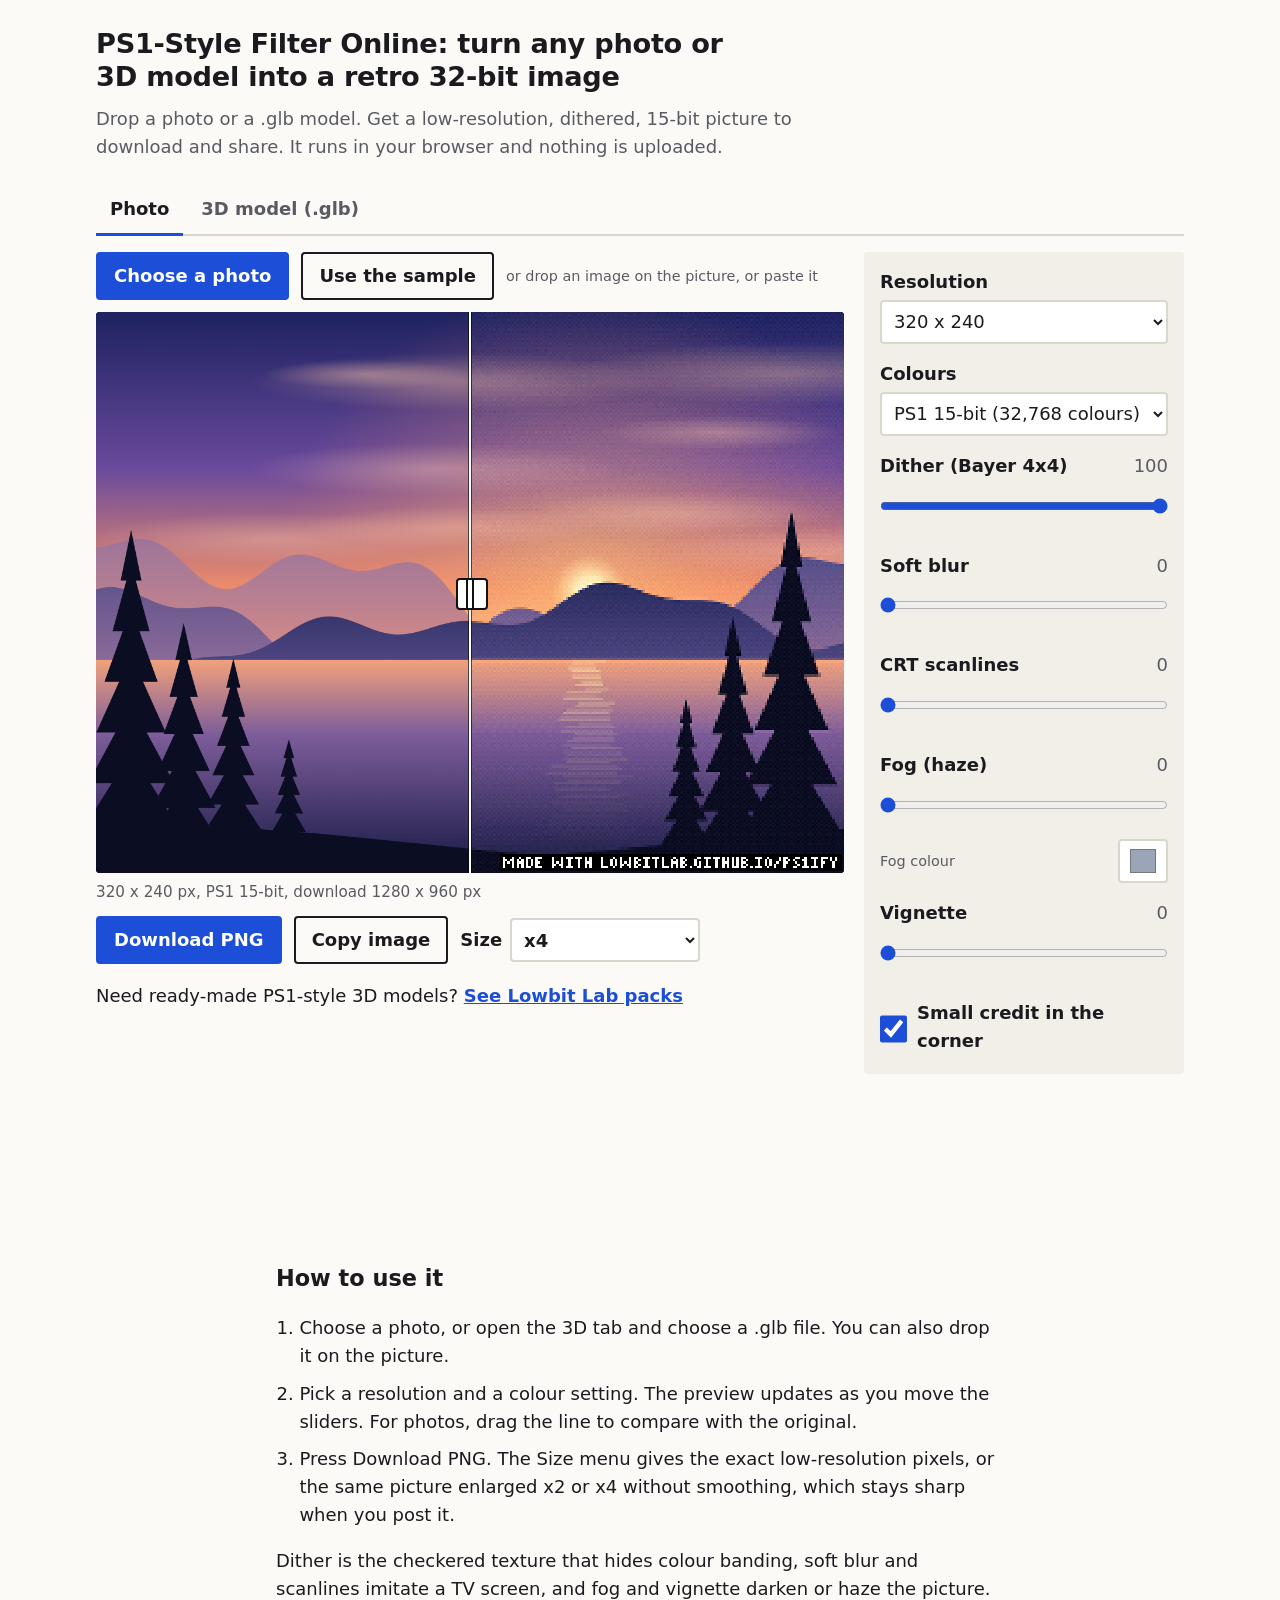
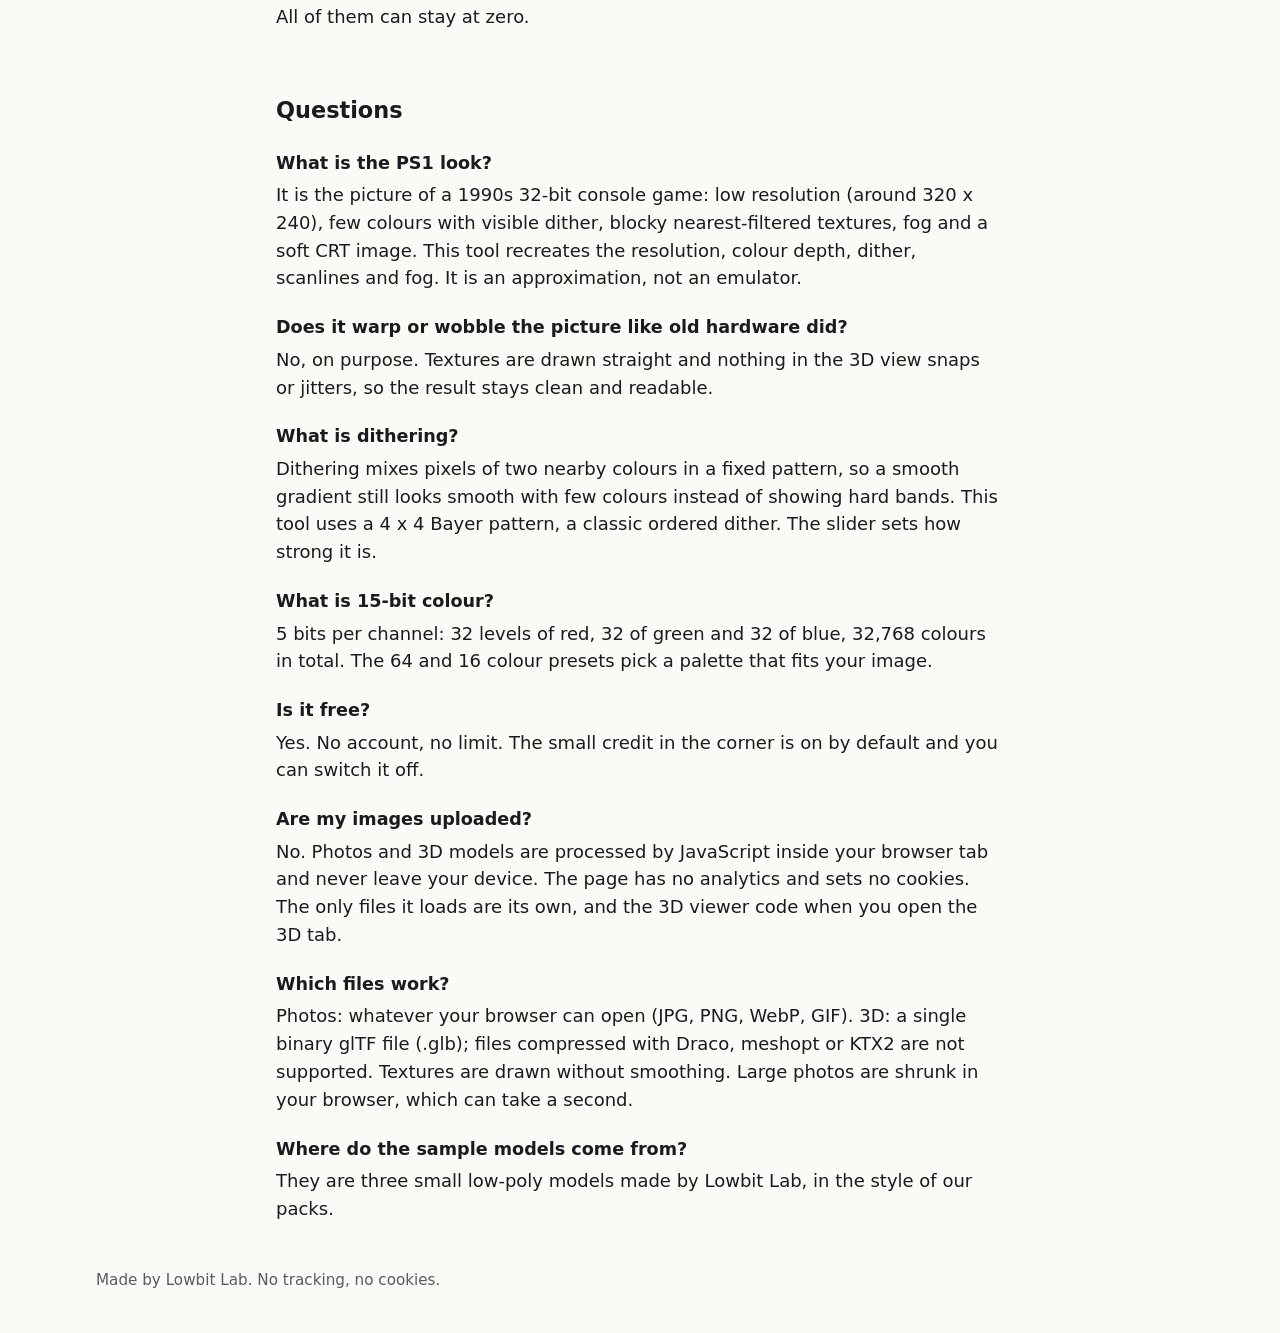
<file: ps1ify/index.html>
<!doctype html>
<html lang="en">
<head>
<meta charset="utf-8">
<meta name="viewport" content="width=device-width, initial-scale=1">
<title>PS1-Style Filter Online: turn any photo or 3D model into a retro 32-bit image</title>
<meta name="description" content="Free PS1-style filter in your browser. Drop a photo or a .glb 3D model and get a low-resolution, dithered, 15-bit retro image to download. Nothing is uploaded.">
<link rel="canonical" href="https://lowbitlab.github.io/ps1ify/">
<link rel="icon" href="favicon.svg" type="image/svg+xml">
<link rel="icon" href="favicon-48.png" sizes="48x48" type="image/png">
<link rel="apple-touch-icon" href="apple-touch-icon.png">
<meta name="theme-color" content="#fbfaf7">
<meta property="og:type" content="website">
<meta property="og:site_name" content="Lowbit Lab">
<meta property="og:title" content="PS1-Style Filter Online: turn any photo or 3D model into a retro 32-bit image">
<meta property="og:description" content="Drop a photo or a .glb model, get a low-res, dithered, 15-bit retro image. Free, runs in your browser, nothing is uploaded.">
<meta property="og:url" content="https://lowbitlab.github.io/ps1ify/">
<meta property="og:image" content="https://lowbitlab.github.io/ps1ify/og.png">
<meta property="og:image:width" content="1200">
<meta property="og:image:height" content="630">
<meta property="og:image:alt" content="A smooth landscape next to the same picture turned into a low-resolution, dithered retro image">
<meta name="twitter:card" content="summary_large_image">
<link rel="stylesheet" href="style.css">
<script type="application/ld+json">
{"@context":"https://schema.org","@type":"WebApplication","name":"PS1-Style Filter Online","url":"https://lowbitlab.github.io/ps1ify/","applicationCategory":"MultimediaApplication","operatingSystem":"Any (web browser)","offers":{"@type":"Offer","price":"0","priceCurrency":"USD"},"creator":{"@type":"Organization","name":"Lowbit Lab","url":"https://lowbitlab.itch.io"}}
</script>
<script type="application/ld+json">
{"@context":"https://schema.org","@type":"FAQPage","mainEntity":[
{"@type":"Question","name":"What is the PS1 look?","acceptedAnswer":{"@type":"Answer","text":"It is the picture of a 1990s 32-bit console game: low resolution (around 320 x 240), few colours with visible dither, blocky nearest-filtered textures, fog and a soft CRT image. This tool recreates the resolution, colour depth, dither, scanlines and fog. It is an approximation, not an emulator."}},
{"@type":"Question","name":"What is dithering?","acceptedAnswer":{"@type":"Answer","text":"Dithering mixes pixels of two nearby colours in a fixed pattern, so a smooth gradient still looks smooth with few colours instead of showing hard bands. This tool uses a 4 x 4 Bayer pattern, a classic ordered dither. The slider sets how strong it is."}},
{"@type":"Question","name":"What is 15-bit colour?","acceptedAnswer":{"@type":"Answer","text":"5 bits per channel: 32 levels of red, 32 of green and 32 of blue, 32,768 colours in total. The 64 and 16 colour presets pick a palette that fits your image."}},
{"@type":"Question","name":"Is it free?","acceptedAnswer":{"@type":"Answer","text":"Yes. No account, no limit. The small credit in the corner is on by default and you can switch it off."}},
{"@type":"Question","name":"Are my images uploaded?","acceptedAnswer":{"@type":"Answer","text":"No. Photos and 3D models are processed by JavaScript inside your browser tab and never leave your device. The page has no analytics and sets no cookies. The only files it loads are its own, and the 3D viewer code when you open the 3D tab."}}
]}
</script>
</head>
<body>
<noscript><p class="noscript">This tool needs JavaScript. It runs entirely in your browser; nothing is uploaded.</p></noscript>
<header class="top">
  <div class="wrap">
    <h1>PS1-Style Filter Online: turn any photo or 3D model into a retro 32-bit image</h1>
    <p class="lead">Drop a photo or a .glb model. Get a low-resolution, dithered, 15-bit picture to download and share. It runs in your browser and nothing is uploaded.</p>
  </div>
</header>

<main>
<section class="wrap tool" aria-label="Filter">
  <div class="tabs" role="tablist" aria-label="Input type">
    <button role="tab" id="tab-photo" aria-selected="true" aria-controls="panel-input" data-mode="photo">Photo</button>
    <button role="tab" id="tab-3d" aria-selected="false" aria-controls="panel-input" data-mode="3d">3D model (.glb)</button>
  </div>

  <div class="layout" id="panel-input" role="tabpanel" aria-labelledby="tab-photo">
    <div class="left">
      <div class="source-row" id="row-photo">
        <label class="btn primary" for="file-photo">Choose a photo</label>
        <input type="file" id="file-photo" accept="image/*" class="visually-hidden">
        <button type="button" class="btn" id="sample-photo">Use the sample</button>
        <span class="hint">or drop an image on the picture, or paste it</span>
      </div>
      <div class="source-row" id="row-3d" hidden>
        <label class="btn primary" for="file-3d">Choose a .glb file</label>
        <input type="file" id="file-3d" accept=".glb,model/gltf-binary" class="visually-hidden">
        <label class="inline">Sample model
          <select id="sample-model">
            <option value="models/minecart_ore.glb">Ore cart</option>
            <option value="models/tunnel_corner_4m.glb">Tunnel corner</option>
            <option value="models/crystal_cluster_blue.glb">Crystal cluster</option>
          </select>
        </label>
        <span class="hint">Drag to turn, scroll or pinch to zoom. To scroll the page, drag outside the picture.</span>
      </div>

      <div class="stage" id="stage" aria-label="Result preview">
        <div class="frame" id="frame">
          <canvas id="before" aria-label="Original picture"></canvas>
          <canvas id="out" aria-label="Filtered result" tabindex="-1"></canvas>
          <div class="split" id="split" role="slider" tabindex="0" aria-label="Before and after" aria-valuemin="0" aria-valuemax="100" aria-valuenow="50"><span></span></div>
          <p class="msg" id="msg" role="status" hidden></p>
        </div>
      </div>
      <p class="info" id="info" aria-live="polite">&nbsp;</p>

      <div class="actions">
        <button type="button" class="btn primary" id="download">Download PNG</button>
        <button type="button" class="btn" id="copy">Copy image</button>
        <button type="button" class="btn" id="share" hidden>Share</button>
        <label class="inline">Size
          <select id="scale">
            <option value="1">Low resolution</option>
            <option value="2">x2</option>
            <option value="4" selected>x4</option>
          </select>
        </label>
      </div>
      <p class="store">Need ready-made PS1-style 3D models? <a href="https://lowbitlab.itch.io" rel="noopener">See Lowbit Lab packs</a></p>
      <iframe class="itch-widget" src="https://itch.io/embed/5242933?linkback=true&amp;dark=true" width="552" height="167" frameborder="0" loading="lazy" title="PSX 3D Mega Bundle on itch.io"><a href="https://lowbitlab.itch.io/psx-3d-mega-bundle">PSX 3D Mega Bundle by Lowbit Lab</a></iframe>
    </div>

    <form class="right" id="controls" onsubmit="return false" aria-label="Settings">
      <h2 class="vh">Settings</h2>
      <div class="field">
        <label for="res">Resolution</label>
        <select id="res">
          <option value="240p">240p</option>
          <option value="320x240" selected>320 x 240</option>
          <option value="480p">480p</option>
        </select>
      </div>
      <div class="field" id="f-aspect" hidden>
        <label for="aspect">Frame</label>
        <select id="aspect">
          <option value="4:3" selected>4:3</option>
          <option value="16:9">16:9</option>
          <option value="1:1">1:1</option>
        </select>
      </div>
      <div class="field">
        <label for="mode">Colours</label>
        <select id="mode">
          <option value="15bit" selected>PS1 15-bit (32,768 colours)</option>
          <option value="64">64 colours</option>
          <option value="16">16 colours</option>
        </select>
      </div>
      <div class="field">
        <label for="dither">Dither (Bayer 4x4) <output for="dither" id="o-dither">100</output></label>
        <input type="range" id="dither" min="0" max="100" value="100">
      </div>
      <div class="field">
        <label for="blur">Soft blur <output for="blur" id="o-blur">0</output></label>
        <input type="range" id="blur" min="0" max="100" value="0">
      </div>
      <div class="field">
        <label for="scan">CRT scanlines <output for="scan" id="o-scan">0</output></label>
        <input type="range" id="scan" min="0" max="100" value="0">
        <p class="note" id="scan-note" hidden>Scanlines show from x2 upward.</p>
      </div>
      <div class="field">
        <label for="fog" id="l-fog">Fog (haze) <output for="fog" id="o-fog">0</output></label>
        <input type="range" id="fog" min="0" max="100" value="0">
        <div class="fogcolor" id="fogcolor-row"><label for="fogcolor">Fog colour</label><input type="color" id="fogcolor" value="#9aa5b8"></div>
      </div>
      <div class="field">
        <label for="vignette">Vignette <output for="vignette" id="o-vignette">0</output></label>
        <input type="range" id="vignette" min="0" max="100" value="0">
      </div>
      <div class="field" id="f-bg" hidden>
        <label for="bg">Background colour</label>
        <input type="color" id="bg" value="#20222c">
      </div>
      <div class="field check">
        <input type="checkbox" id="wm" checked>
        <label for="wm">Small credit in the corner</label>
      </div>
    </form>
  </div>
</section>

<section class="wrap prose" id="how">
  <h2>How to use it</h2>
  <ol>
    <li>Choose a photo, or open the 3D tab and choose a .glb file. You can also drop it on the picture.</li>
    <li>Pick a resolution and a colour setting. The preview updates as you move the sliders. For photos, drag the line to compare with the original.</li>
    <li>Press Download PNG. The Size menu gives the exact low-resolution pixels, or the same picture enlarged x2 or x4 without smoothing, which stays sharp when you post it.</li>
  </ol>
  <p>Dither is the checkered texture that hides colour banding, soft blur and scanlines imitate a TV screen, and fog and vignette darken or haze the picture. All of them can stay at zero.</p>
</section>

<section class="wrap prose" id="faq">
  <h2>Questions</h2>
  <h3>What is the PS1 look?</h3>
  <p>It is the picture of a 1990s 32-bit console game: low resolution (around 320 x 240), few colours with visible dither, blocky nearest-filtered textures, fog and a soft CRT image. This tool recreates the resolution, colour depth, dither, scanlines and fog. It is an approximation, not an emulator.</p>
  <h3>Does it warp or wobble the picture like old hardware did?</h3>
  <p>No, on purpose. Textures are drawn straight and nothing in the 3D view snaps or jitters, so the result stays clean and readable.</p>
  <h3>What is dithering?</h3>
  <p>Dithering mixes pixels of two nearby colours in a fixed pattern, so a smooth gradient still looks smooth with few colours instead of showing hard bands. This tool uses a 4 x 4 Bayer pattern, a classic ordered dither. The slider sets how strong it is.</p>
  <h3>What is 15-bit colour?</h3>
  <p>5 bits per channel: 32 levels of red, 32 of green and 32 of blue, 32,768 colours in total. The 64 and 16 colour presets pick a palette that fits your image.</p>
  <h3>Is it free?</h3>
  <p>Yes. No account, no limit. The small credit in the corner is on by default and you can switch it off.</p>
  <h3>Are my images uploaded?</h3>
  <p>No. Photos and 3D models are processed by JavaScript inside your browser tab and never leave your device. The page has no analytics and sets no cookies. The only files it loads are its own, and the 3D viewer code when you open the 3D tab.</p>
  <h3>Which files work?</h3>
  <p>Photos: whatever your browser can open (JPG, PNG, WebP, GIF). 3D: a single binary glTF file (.glb); files compressed with Draco, meshopt or KTX2 are not supported. Textures are drawn without smoothing. Large photos are shrunk in your browser, which can take a second.</p>
  <h3>Where do the sample models come from?</h3>
  <p>They are three small low-poly models made by Lowbit Lab, in the style of our packs.</p>
</section>
</main>

<footer class="wrap foot">
  <p>Made by Lowbit Lab. No tracking, no cookies.</p>
</footer>

<script src="js/core.js"></script>
<script src="js/app.js"></script>
</body>
</html>
</file>
<file: free-ps1-assets/style.css>
/* Plain, readable page. One sans-serif font, large text, no badges or pills. */
:root {
  --bg: #ffffff;
  --ink: #1b1f27;
  --muted: #4a5260;
  --line: #c9cfda;
  --link: #0a4fb3;
  --warn-bg: #fff6d6;
  --warn-line: #8a6a00;
  --font: system-ui, -apple-system, "Segoe UI", Roboto, "Helvetica Neue", Arial, sans-serif;
}
@media (prefers-color-scheme: dark) {
  :root {
    --bg: #14171c;
    --ink: #eceff4;
    --muted: #aab2c0;
    --line: #3a414d;
    --link: #8fb8ff;
    --warn-bg: #2b2410;
    --warn-line: #d9b44a;
  }
}
* { box-sizing: border-box; }
html { font-size: 112.5%; }            /* 18 px base */
body {
  margin: 0;
  background: var(--bg);
  color: var(--ink);
  font-family: var(--font);
  line-height: 1.6;
}
main { max-width: 46rem; margin: 0 auto; padding: 1.5rem 1rem 4rem; }
h1 { font-size: 2.1rem; line-height: 1.2; margin: 1rem 0 0.75rem; }
h2 { font-size: 1.6rem; line-height: 1.25; margin: 3rem 0 1rem; padding-top: 1rem; border-top: 2px solid var(--line); }
h3 { font-size: 1.3rem; line-height: 1.3; margin: 0 0 0.5rem; }
p, li, dd, dt { font-size: 1rem; }
a { color: var(--link); text-underline-offset: 0.15em; }
a:focus-visible { outline: 3px solid var(--link); outline-offset: 2px; }
.lead { font-size: 1.15rem; color: var(--muted); }
.warning { background: var(--warn-bg); border: 2px solid var(--warn-line); padding: 0.25rem 1rem; margin: 1.5rem 0; }
nav ul { padding-left: 1.2rem; }
nav h2 { margin-top: 1.5rem; }
.entry { padding: 1.25rem 0; border-bottom: 1px solid var(--line); }
.entry:last-child { border-bottom: 0; }
.rank { color: var(--muted); font-weight: 400; }
.by { color: var(--muted); font-weight: 400; font-size: 1rem; }
.verdict { margin: 0 0 0.75rem; }
dl { margin: 0; display: grid; grid-template-columns: 11rem 1fr; gap: 0.35rem 1rem; }
dt { color: var(--muted); }
dd { margin: 0; overflow-wrap: anywhere; }
.also { margin: 0.75rem 0 0; color: var(--muted); }
.none { color: var(--muted); }
footer { margin-top: 3rem; padding-top: 1rem; border-top: 2px solid var(--line); color: var(--muted); }
@media (max-width: 36rem) {
  html { font-size: 106.25%; }
  dl { grid-template-columns: 1fr; gap: 0; }
  dd { margin-bottom: 0.6rem; }
}
</file>
<file: ps1ify/style.css>
:root {
  --bg: #fbfaf7;
  --ink: #1b1b1f;
  --muted: #5a5a63;
  --line: #d9d6cc;
  --panel: #f1efe8;
  --accent: #1d4ed8;
  --accent-ink: #ffffff;
  --stage: #15161b;
  font-family: system-ui, -apple-system, "Segoe UI", Roboto, "Helvetica Neue", Arial, sans-serif;
}
* { box-sizing: border-box; }
html { -webkit-text-size-adjust: 100%; }
body { margin: 0; background: var(--bg); color: var(--ink); font-size: 18px; line-height: 1.55; }
.wrap { width: 100%; max-width: 1120px; margin: 0 auto; padding: 0 16px; }
.visually-hidden, .vh { position: absolute; width: 1px; height: 1px; overflow: hidden; clip: rect(0 0 0 0); white-space: nowrap; }
.noscript { padding: 16px; background: #fff3cd; margin: 0; }

.top { padding: 28px 0 8px; }
h1 { font-size: 1.7rem; line-height: 1.2; margin: 0 0 12px; font-weight: 700; letter-spacing: -0.01em; max-width: 24em; }
.lead { margin: 0; color: var(--muted); max-width: 40em; }

.tool { padding-top: 16px; padding-bottom: 28px; }
.tabs { display: flex; gap: 4px; border-bottom: 2px solid var(--line); margin-bottom: 16px; }
.tabs button {
  font: inherit; font-weight: 600; background: none; border: 0; border-bottom: 3px solid transparent; margin-bottom: -2px;
  padding: 10px 14px; min-height: 44px; color: var(--muted); cursor: pointer;
}
.tabs button[aria-selected="true"] { color: var(--ink); border-bottom-color: var(--accent); }

.layout { display: grid; gap: 20px; grid-template-columns: minmax(0, 1fr); }
@media (min-width: 900px) { .layout { grid-template-columns: minmax(0, 1fr) 320px; align-items: start; } }

.source-row { display: flex; flex-wrap: wrap; align-items: center; gap: 10px 12px; margin-bottom: 12px; }
.hint { color: var(--muted); font-size: 0.9rem; }

.btn {
  font: inherit; font-weight: 600; display: inline-flex; align-items: center; justify-content: center; min-height: 44px; padding: 8px 16px;
  border: 2px solid var(--ink); border-radius: 4px; background: var(--bg); color: var(--ink); cursor: pointer; text-decoration: none;
}
.btn.primary { background: var(--accent); border-color: var(--accent); color: var(--accent-ink); }
.btn:hover { filter: brightness(0.95); }
:focus-visible { outline: 3px solid #f59e0b; outline-offset: 2px; }
input[type=file]:focus-visible + .btn, label.btn:focus-within { outline: 3px solid #f59e0b; outline-offset: 2px; }

select, input[type=color] { font: inherit; min-height: 44px; border: 2px solid var(--line); border-radius: 4px; background: #fff; color: var(--ink); padding: 4px 8px; }
label.inline { display: inline-flex; align-items: center; gap: 8px; font-weight: 600; }

.stage { background: var(--stage); border-radius: 4px; padding: 0; position: relative; overflow: hidden; }
.stage { --frame-vh: 78vh; }
.frame {                      /* sized from the picture: never taller than --frame-vh, never stretched */
  position: relative; aspect-ratio: var(--ratio, 1.33333); width: min(100%, calc(var(--frame-vh) * var(--ratio, 1.33333)));
  margin: 0 auto; background: var(--stage);
}
.stage.dragover { outline: 4px dashed var(--accent); outline-offset: -4px; }
.frame canvas { position: absolute; inset: 0; width: 100%; height: 100%; display: block; }
#out { touch-action: pan-y; image-rendering: pixelated; }
.mode3d #out { touch-action: none; cursor: grab; }
.split { position: absolute; top: 0; bottom: 0; left: 50%; width: 44px; margin-left: -22px; cursor: ew-resize; touch-action: pan-y; }
.split span { position: absolute; left: 21px; top: 0; bottom: 0; width: 2px; background: #fff; box-shadow: 0 0 0 1px rgba(0,0,0,.6); }
.split span::after {
  content: ""; position: absolute; top: 50%; left: -13px; width: 28px; height: 28px; margin-top: -14px; background: #fff; border: 2px solid #111; border-radius: 4px;
  background-image: linear-gradient(90deg, transparent 8px, #111 8px, #111 10px, transparent 10px, transparent 14px, #111 14px, #111 16px, transparent 16px);
}
.msg { position: absolute; left: 12px; right: 12px; bottom: 12px; margin: 0; padding: 10px 12px; background: #fff; color: var(--ink); border-radius: 4px; font-size: 0.95rem; }
.info { margin: 8px 0 12px; color: var(--muted); font-size: 0.95rem; min-height: 1.5em; }

.actions { display: flex; flex-wrap: wrap; gap: 10px 12px; align-items: center; }
.store { margin: 6px 0 0; }
.store a { color: var(--accent); font-weight: 600; display: inline-block; padding: 12px 0; min-height: 44px; }

.right { background: var(--panel); border-radius: 4px; padding: 16px; }
.field { margin-bottom: 16px; }
.field:last-child { margin-bottom: 0; }
.field > label { display: flex; justify-content: space-between; font-weight: 600; margin-bottom: 4px; }
.field output { font-weight: 400; color: var(--muted); font-variant-numeric: tabular-nums; }
.field select { width: 100%; }
.field input[type=range] { width: 100%; height: 44px; margin: 0; accent-color: var(--accent); }
.field.check { display: flex; align-items: center; gap: 10px; min-height: 44px; }
.field.check input { width: 28px; height: 28px; margin: 0; accent-color: var(--accent); }
.field.check label { font-weight: 600; }
.fogcolor { display: flex; align-items: center; justify-content: space-between; gap: 10px; margin-top: 4px; }
.fogcolor label { font-size: 0.9rem; color: var(--muted); }
.note { margin: 2px 0 0; font-size: 0.85rem; color: var(--muted); }
[hidden] { display: none !important; }

.prose { padding-top: 12px; padding-bottom: 12px; max-width: 760px; }
.prose h2 { font-size: 1.4rem; margin: 28px 0 10px; }
.prose h3 { font-size: 1.1rem; margin: 22px 0 4px; }
.prose p, .prose li { margin: 0 0 10px; }
.prose ol { padding-left: 1.3em; }
.foot { padding-top: 24px; padding-bottom: 40px; color: var(--muted); font-size: 0.95rem; }
.foot p { margin: 0; }

@media (max-width: 899px) {
  .layout { display: block; }
  .left { display: contents; }
  .stage { --frame-vh: 40vh; position: sticky; top: 0; z-index: 5; margin-bottom: 8px; }
  .right { margin-top: 16px; }
}
@media (max-width: 520px) {
  body { font-size: 17px; }
  h1 { font-size: 1.4rem; }
  .actions .btn { flex: 1 1 auto; }
}

.itch-widget { display: block; width: 100%; max-width: 552px; height: 167px; border: 0; margin: 4px 0 0; }
</file>
